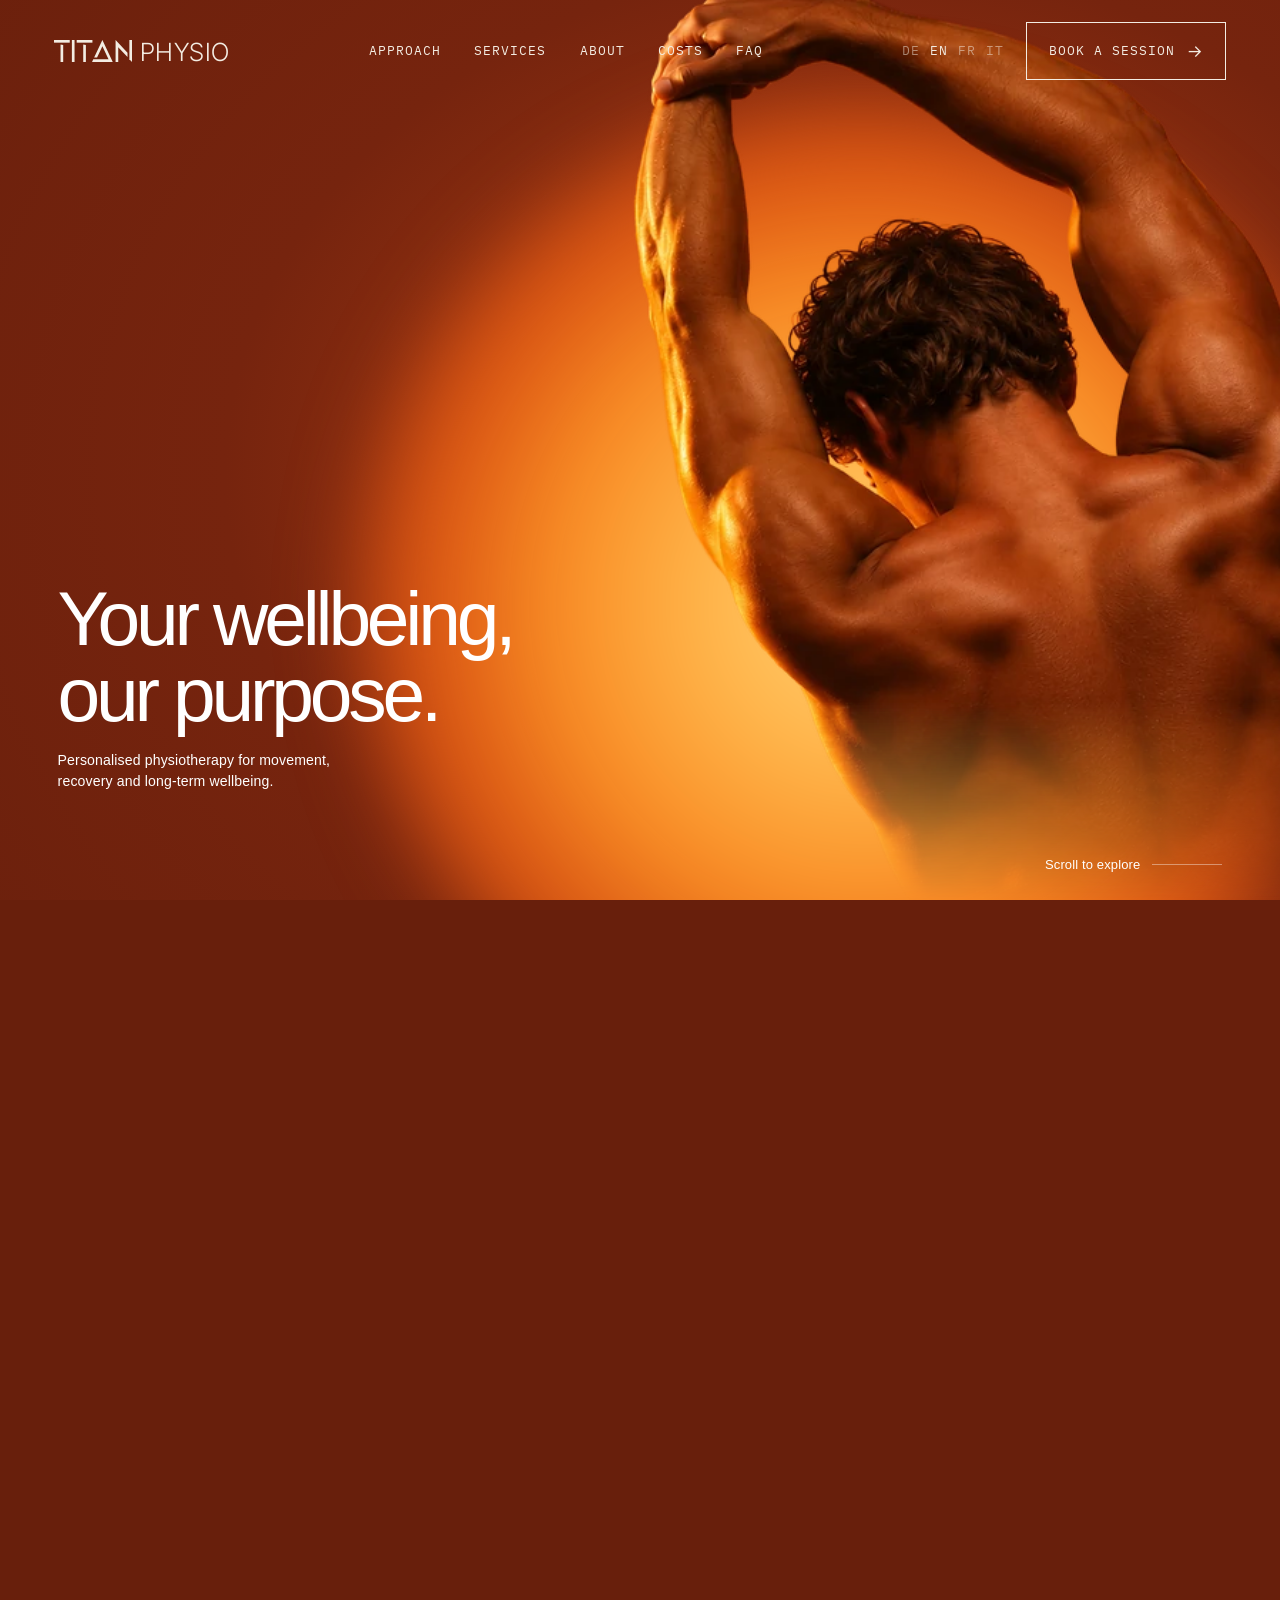
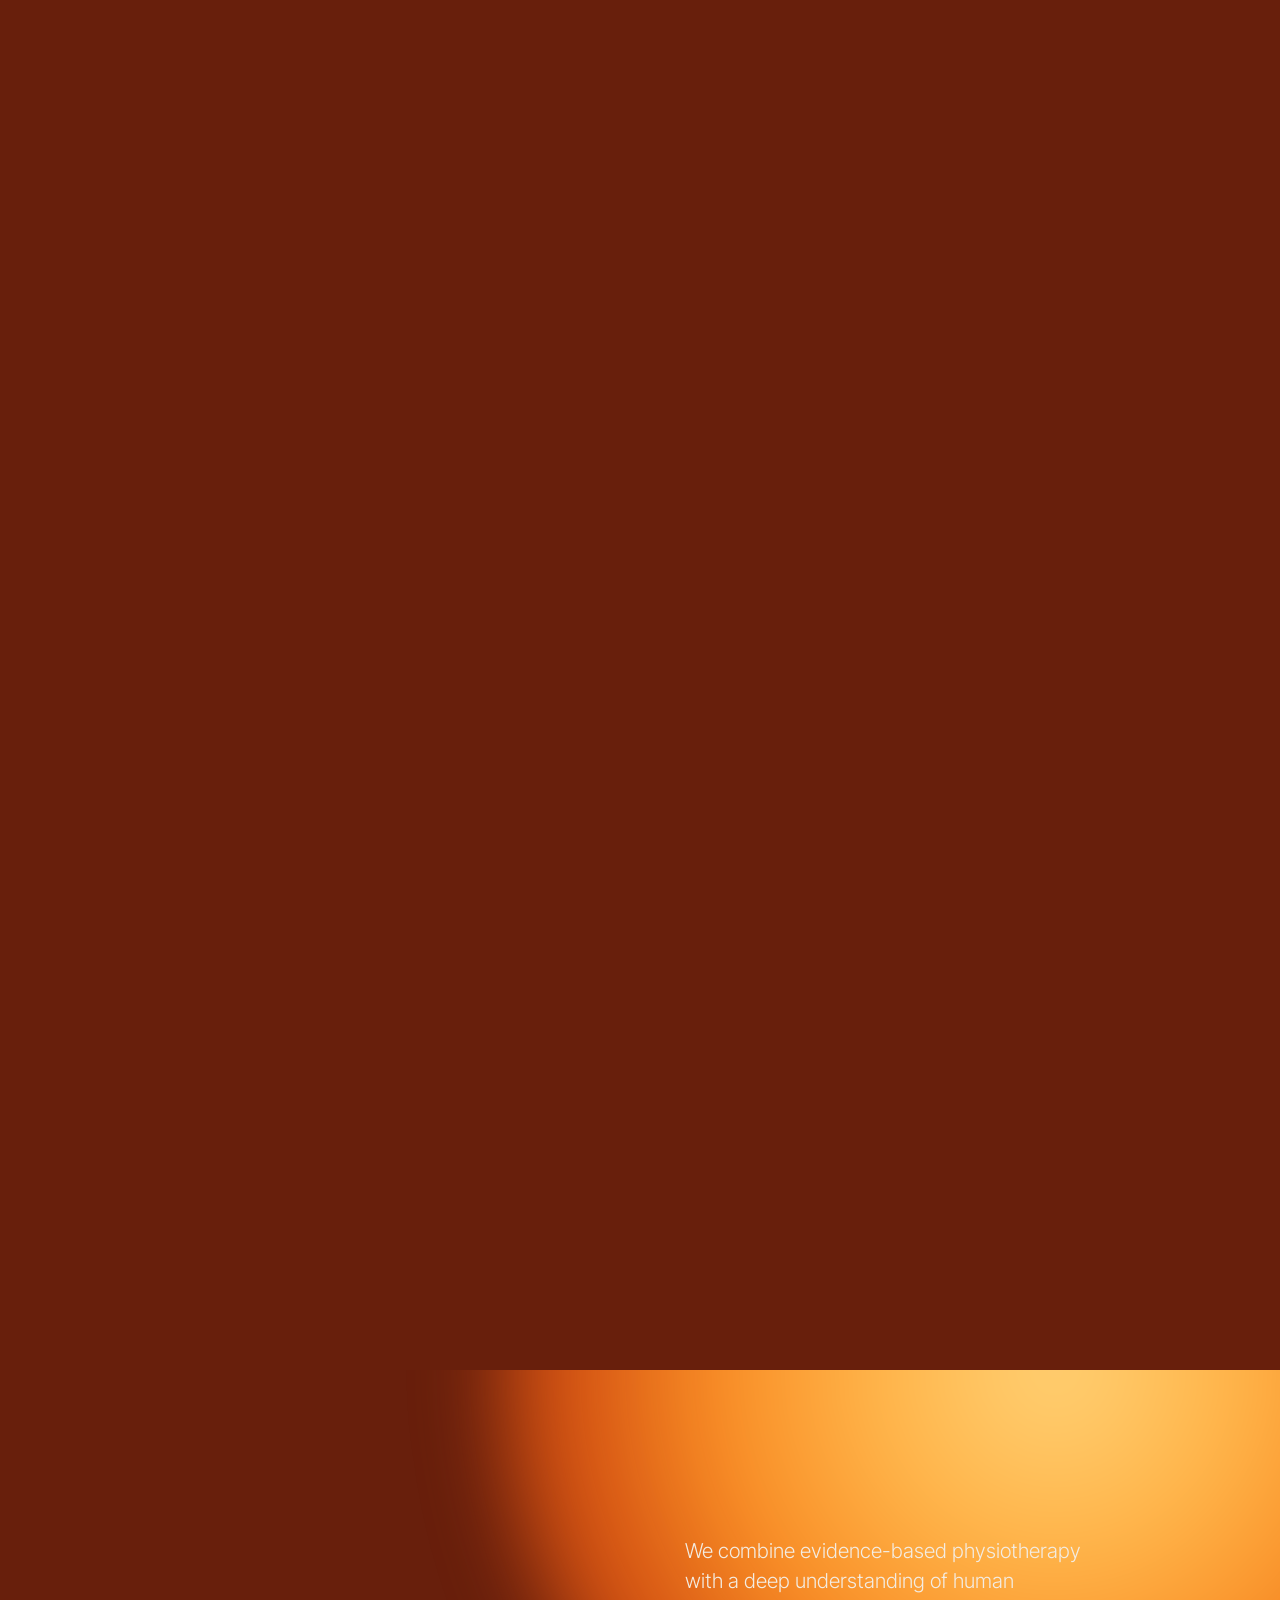
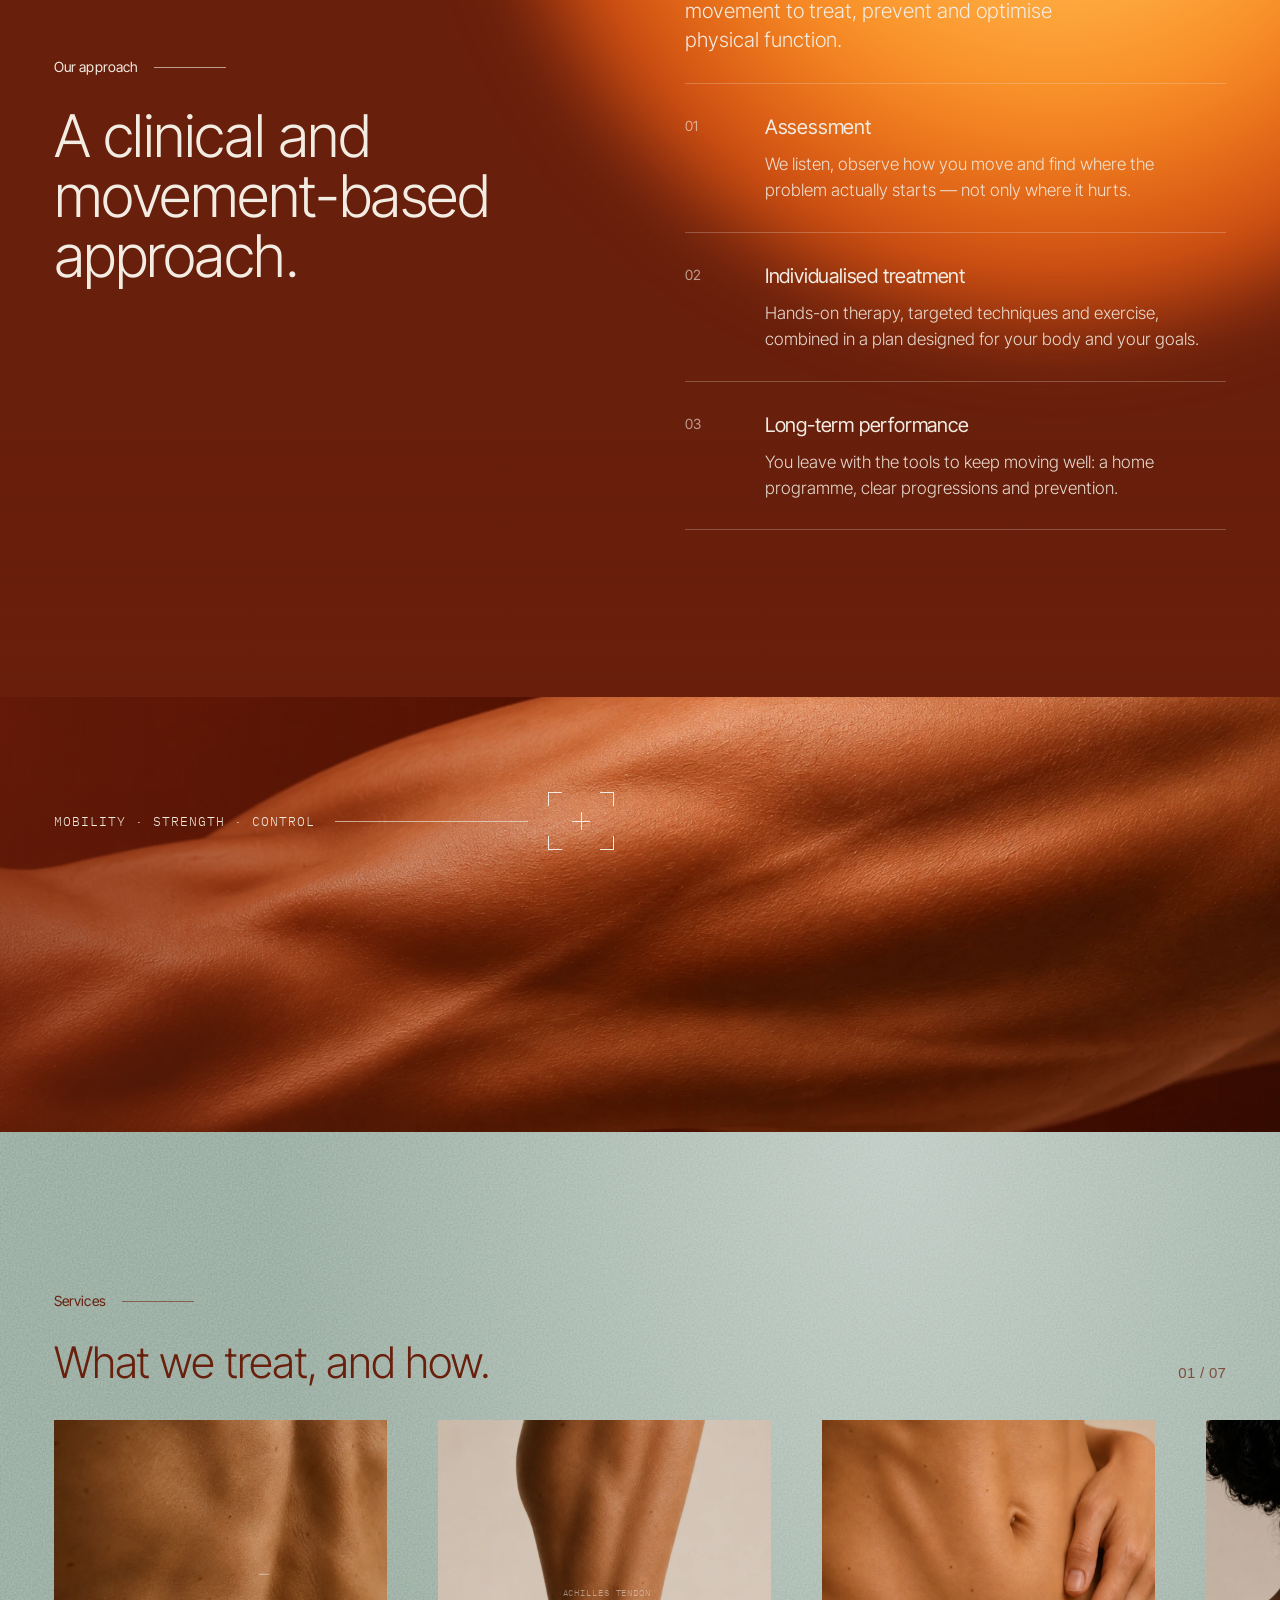
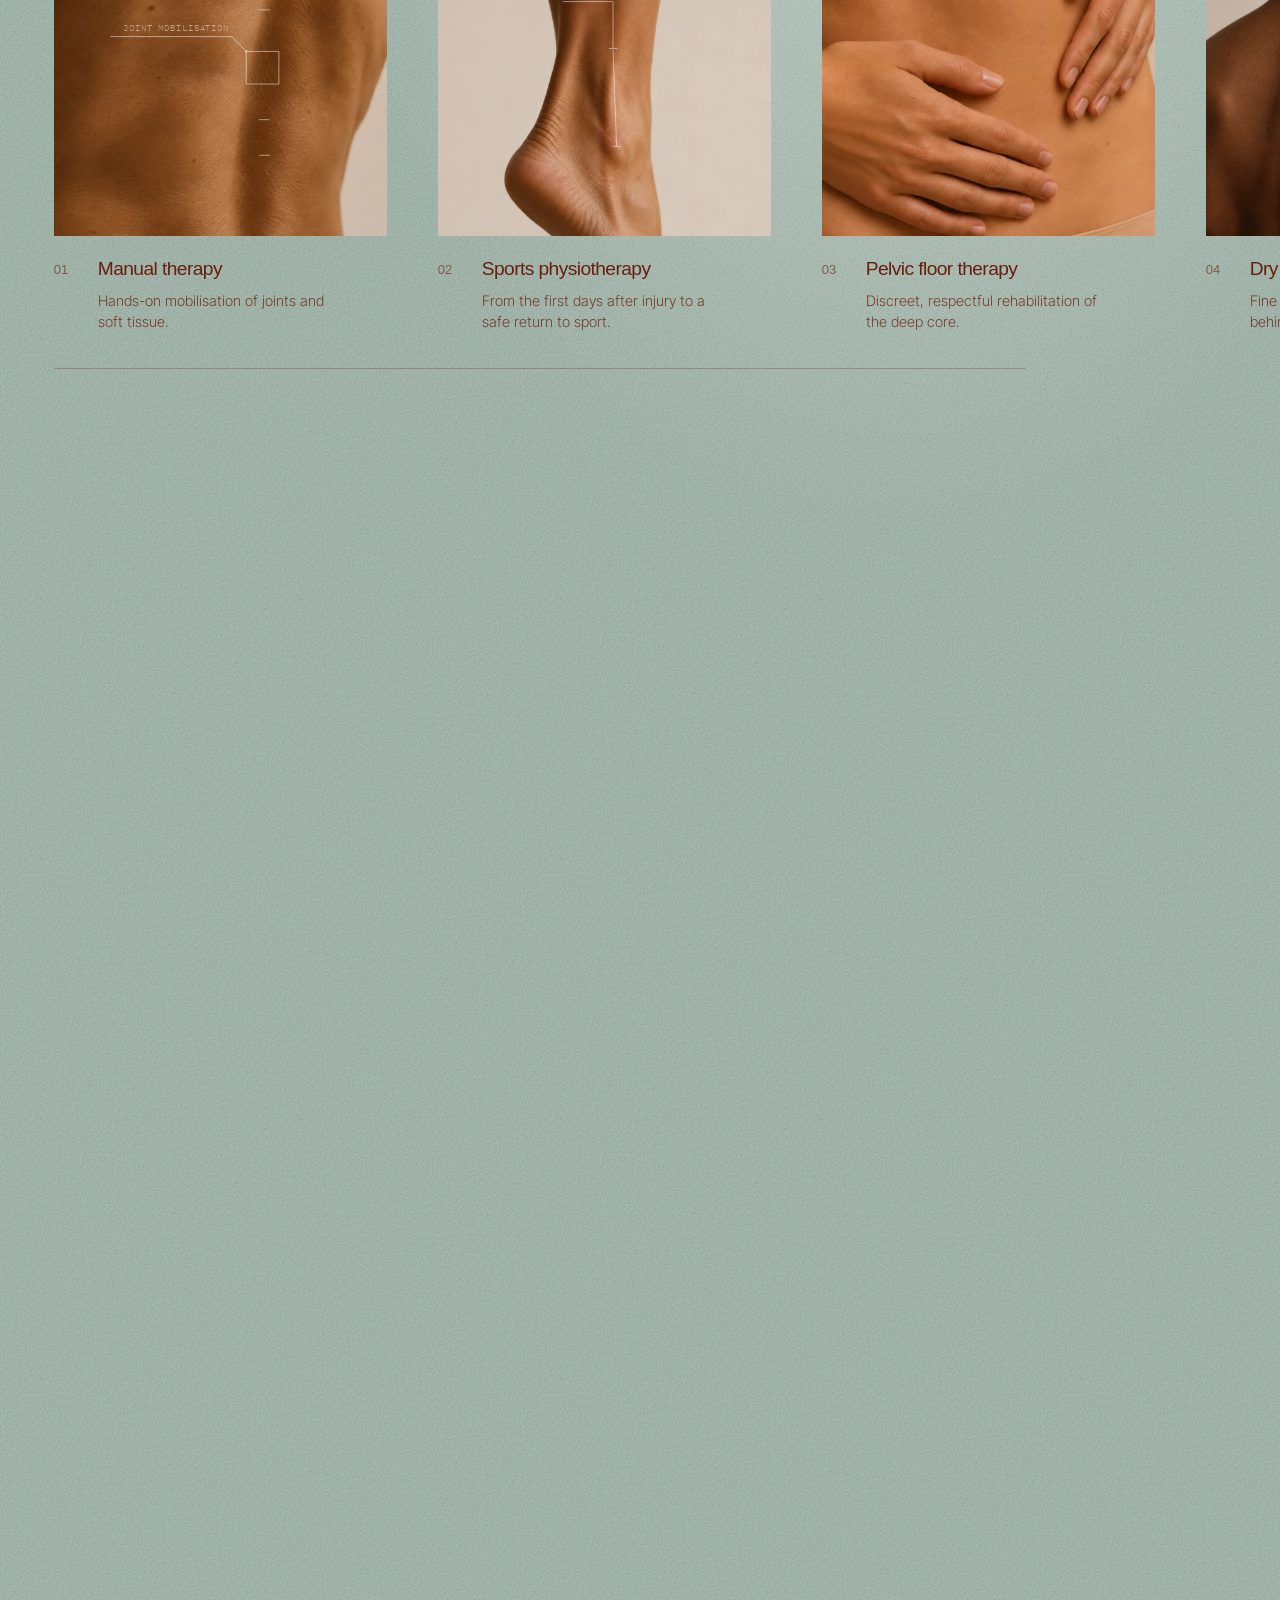
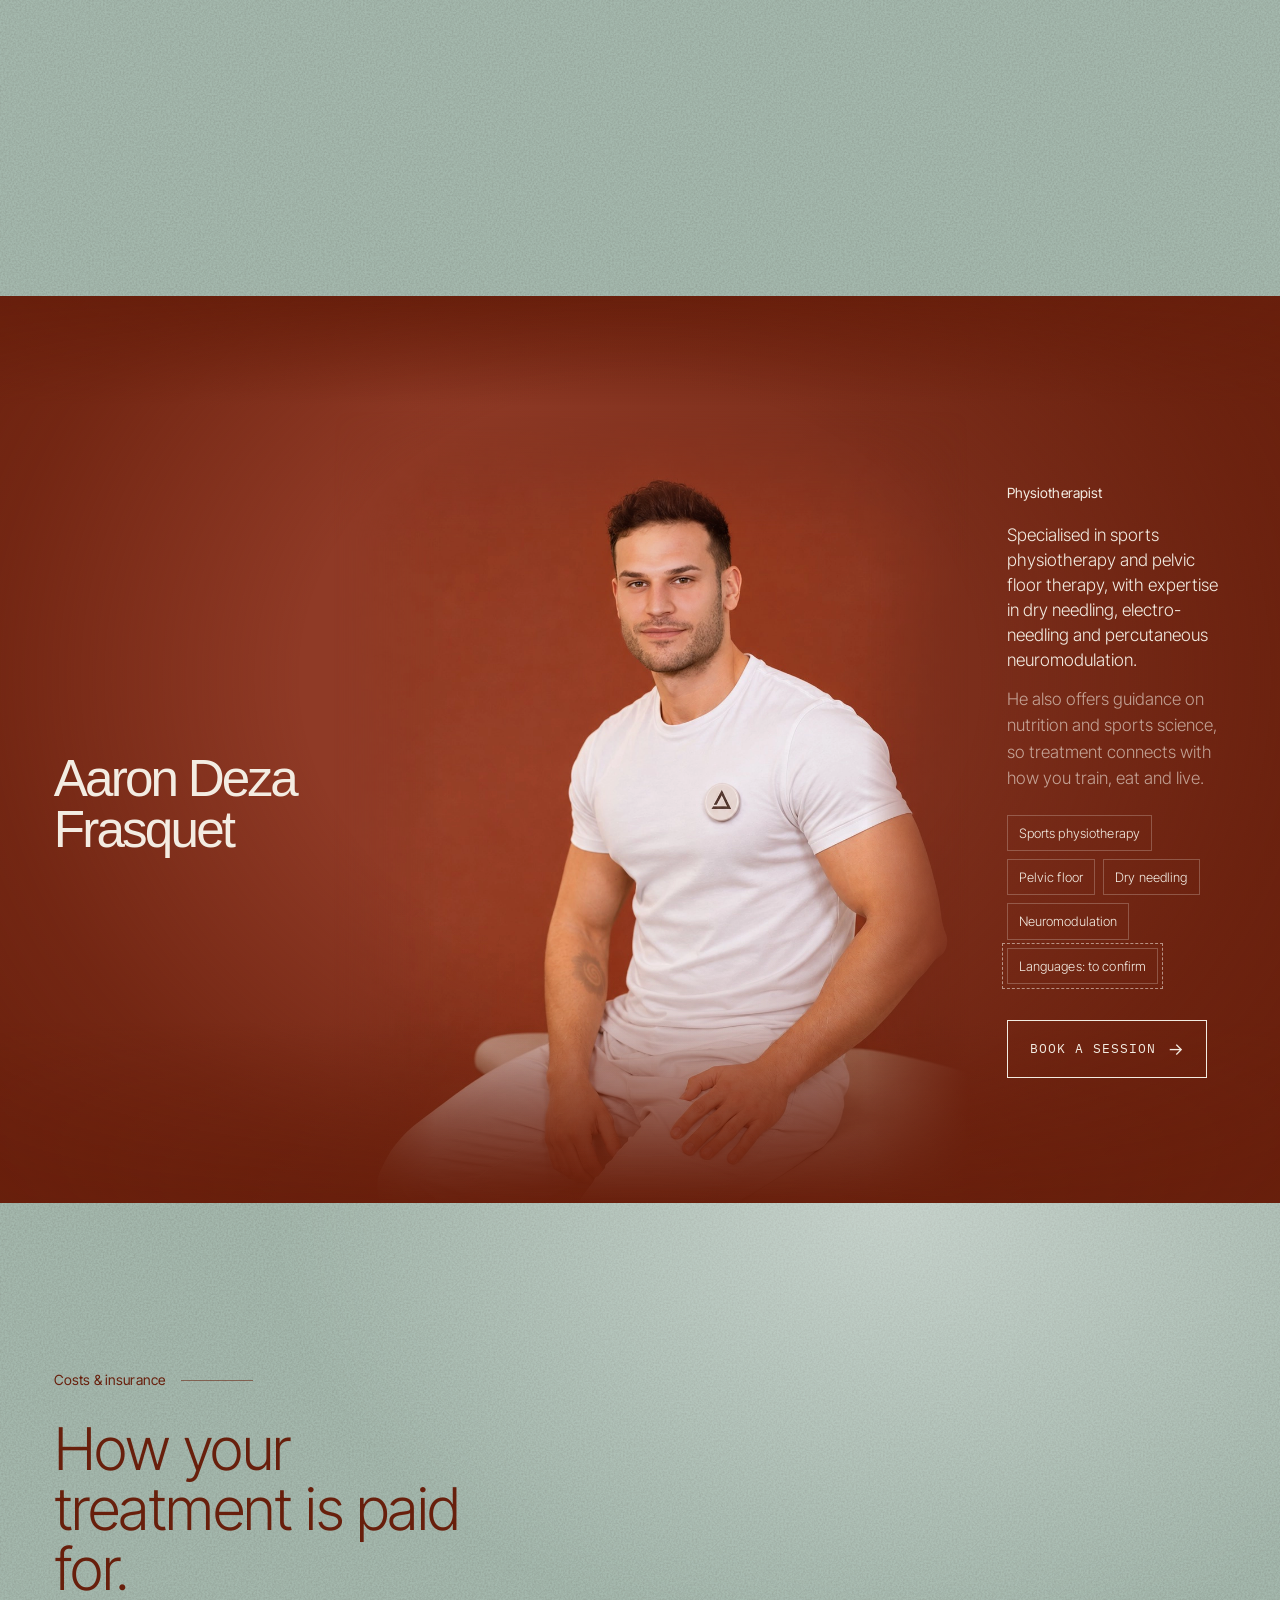
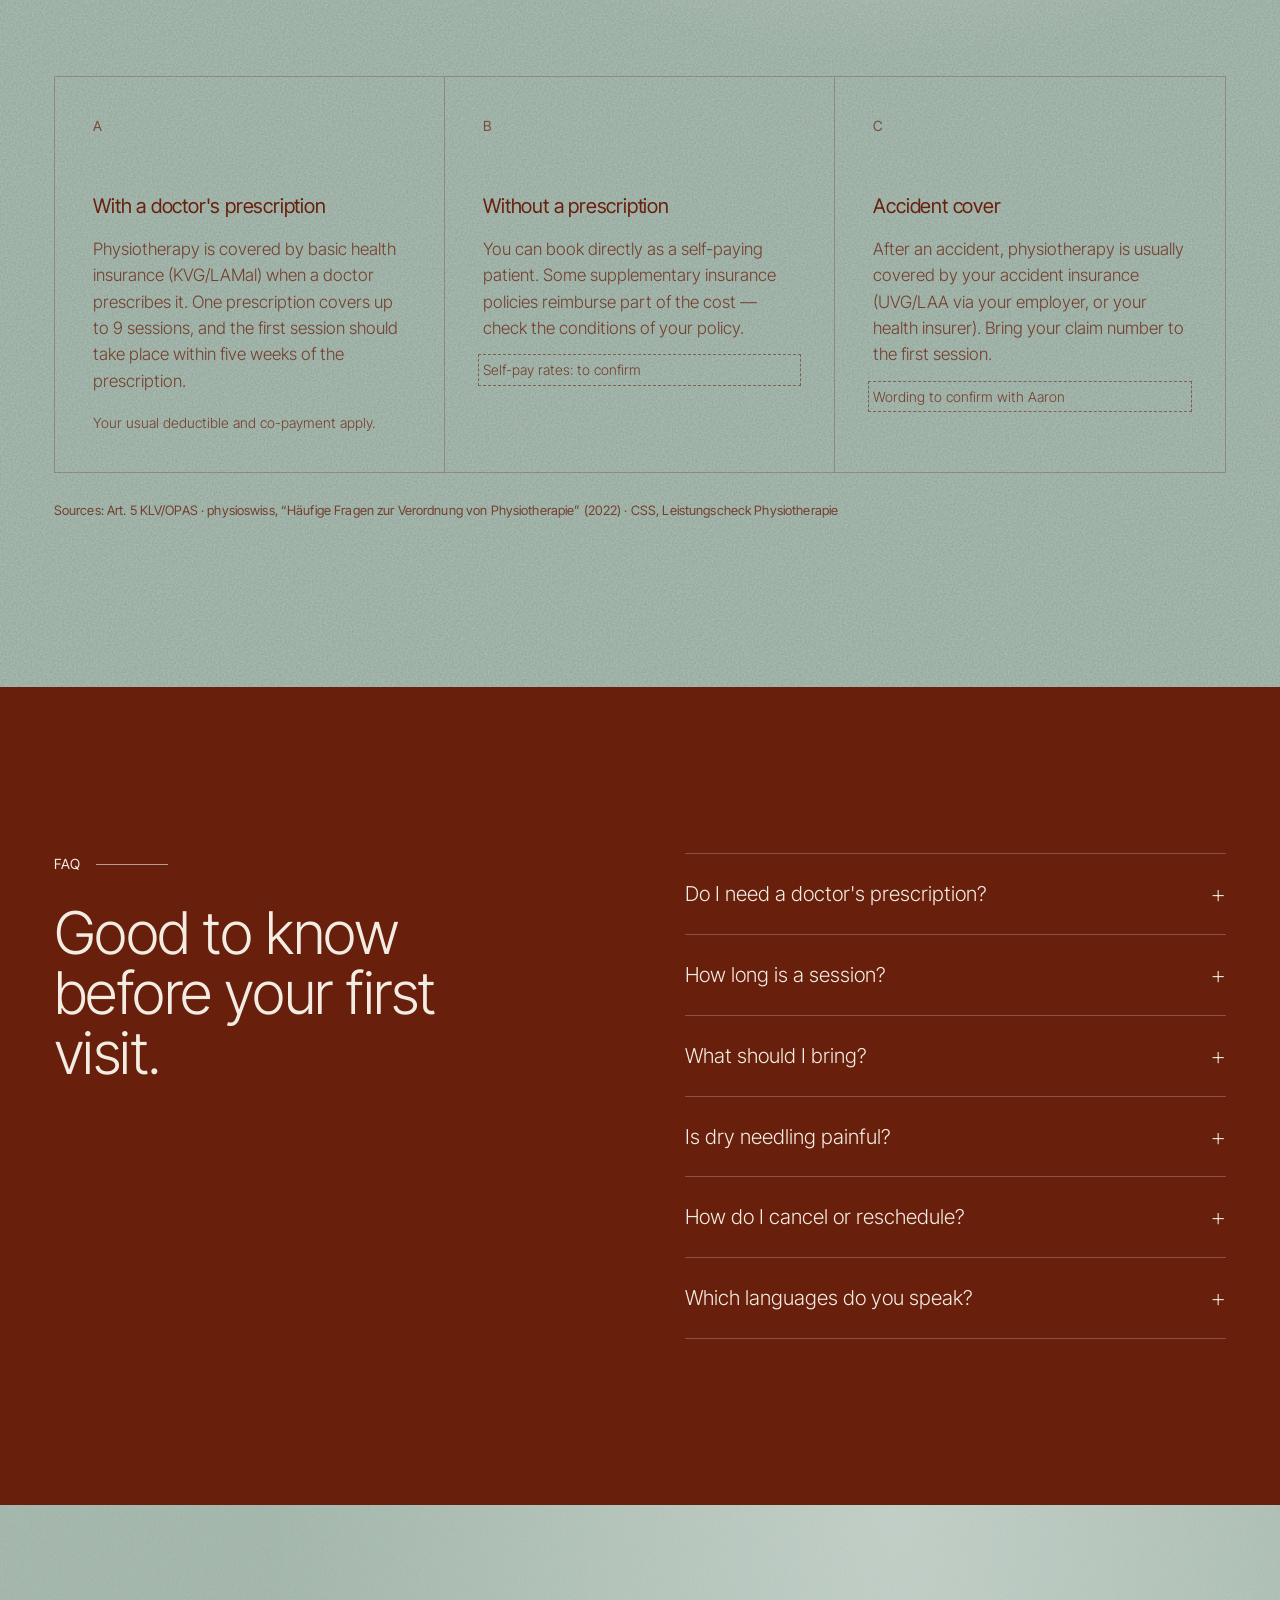
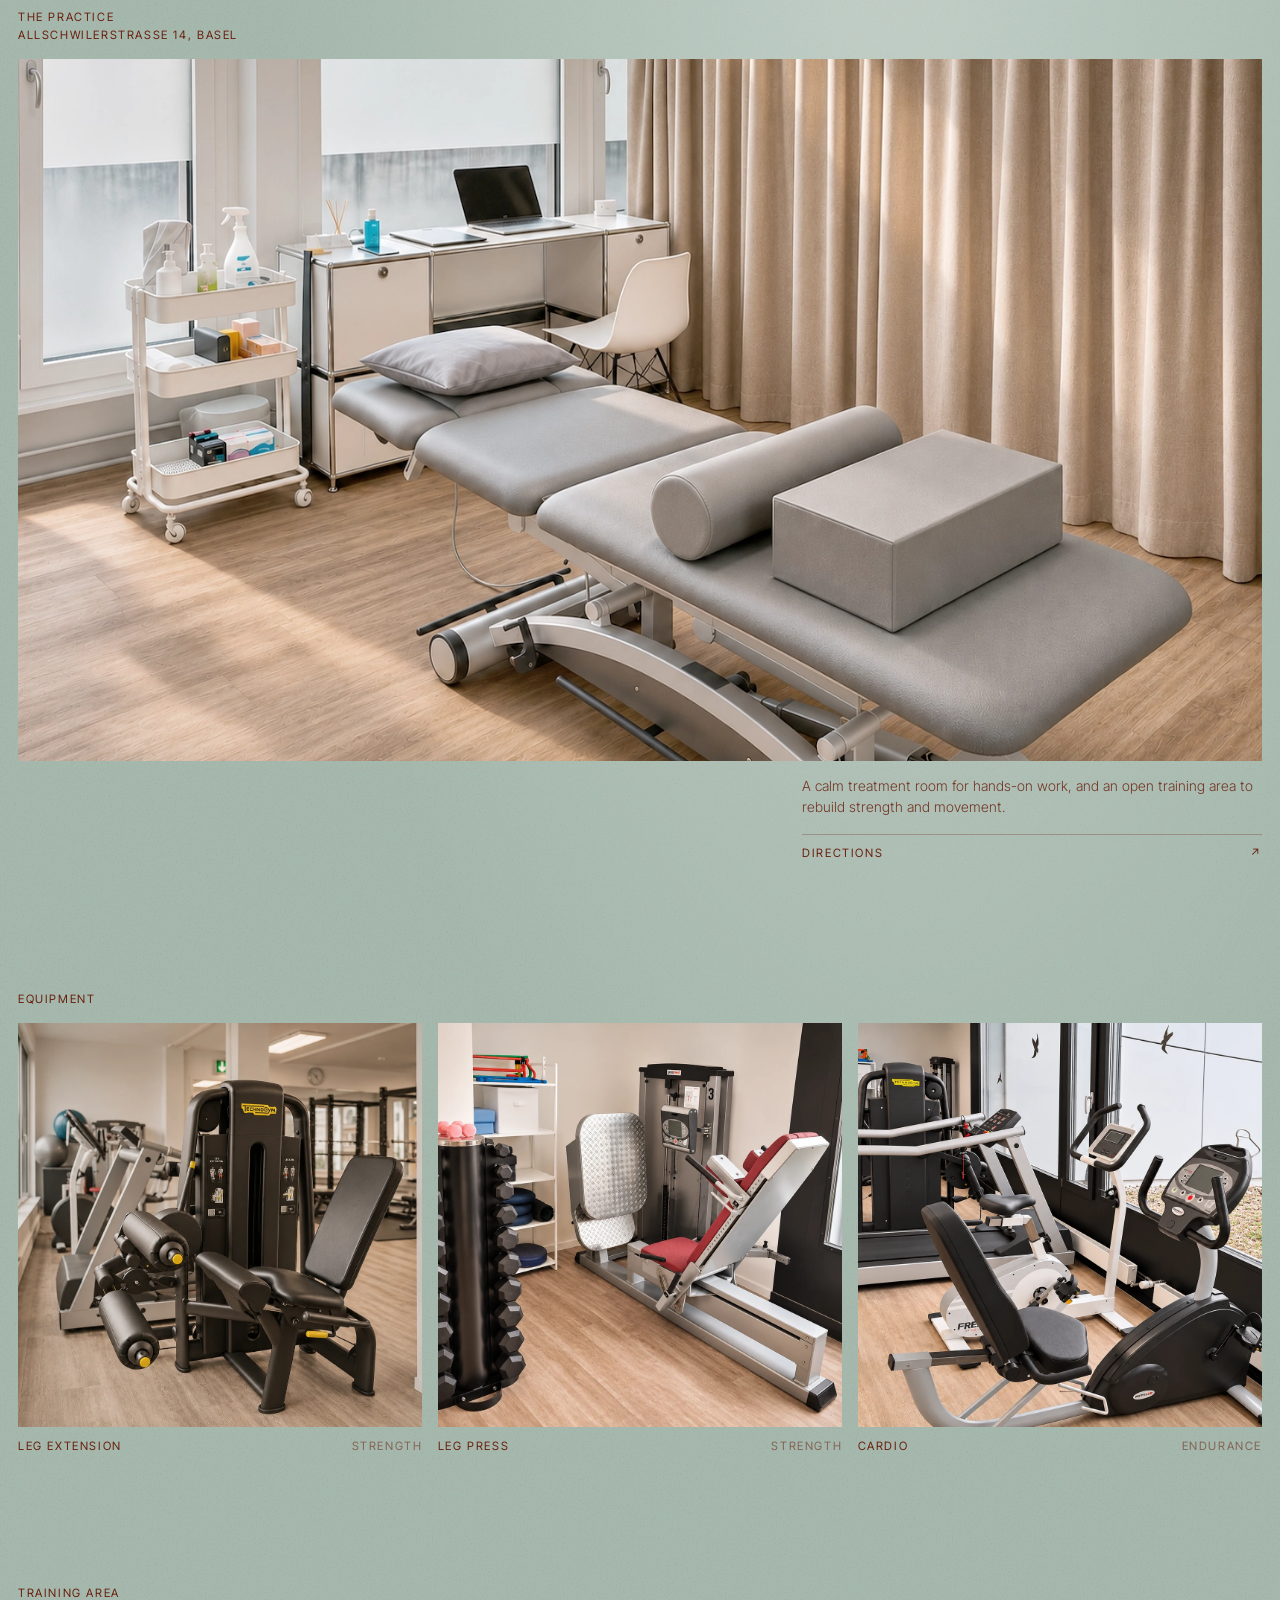
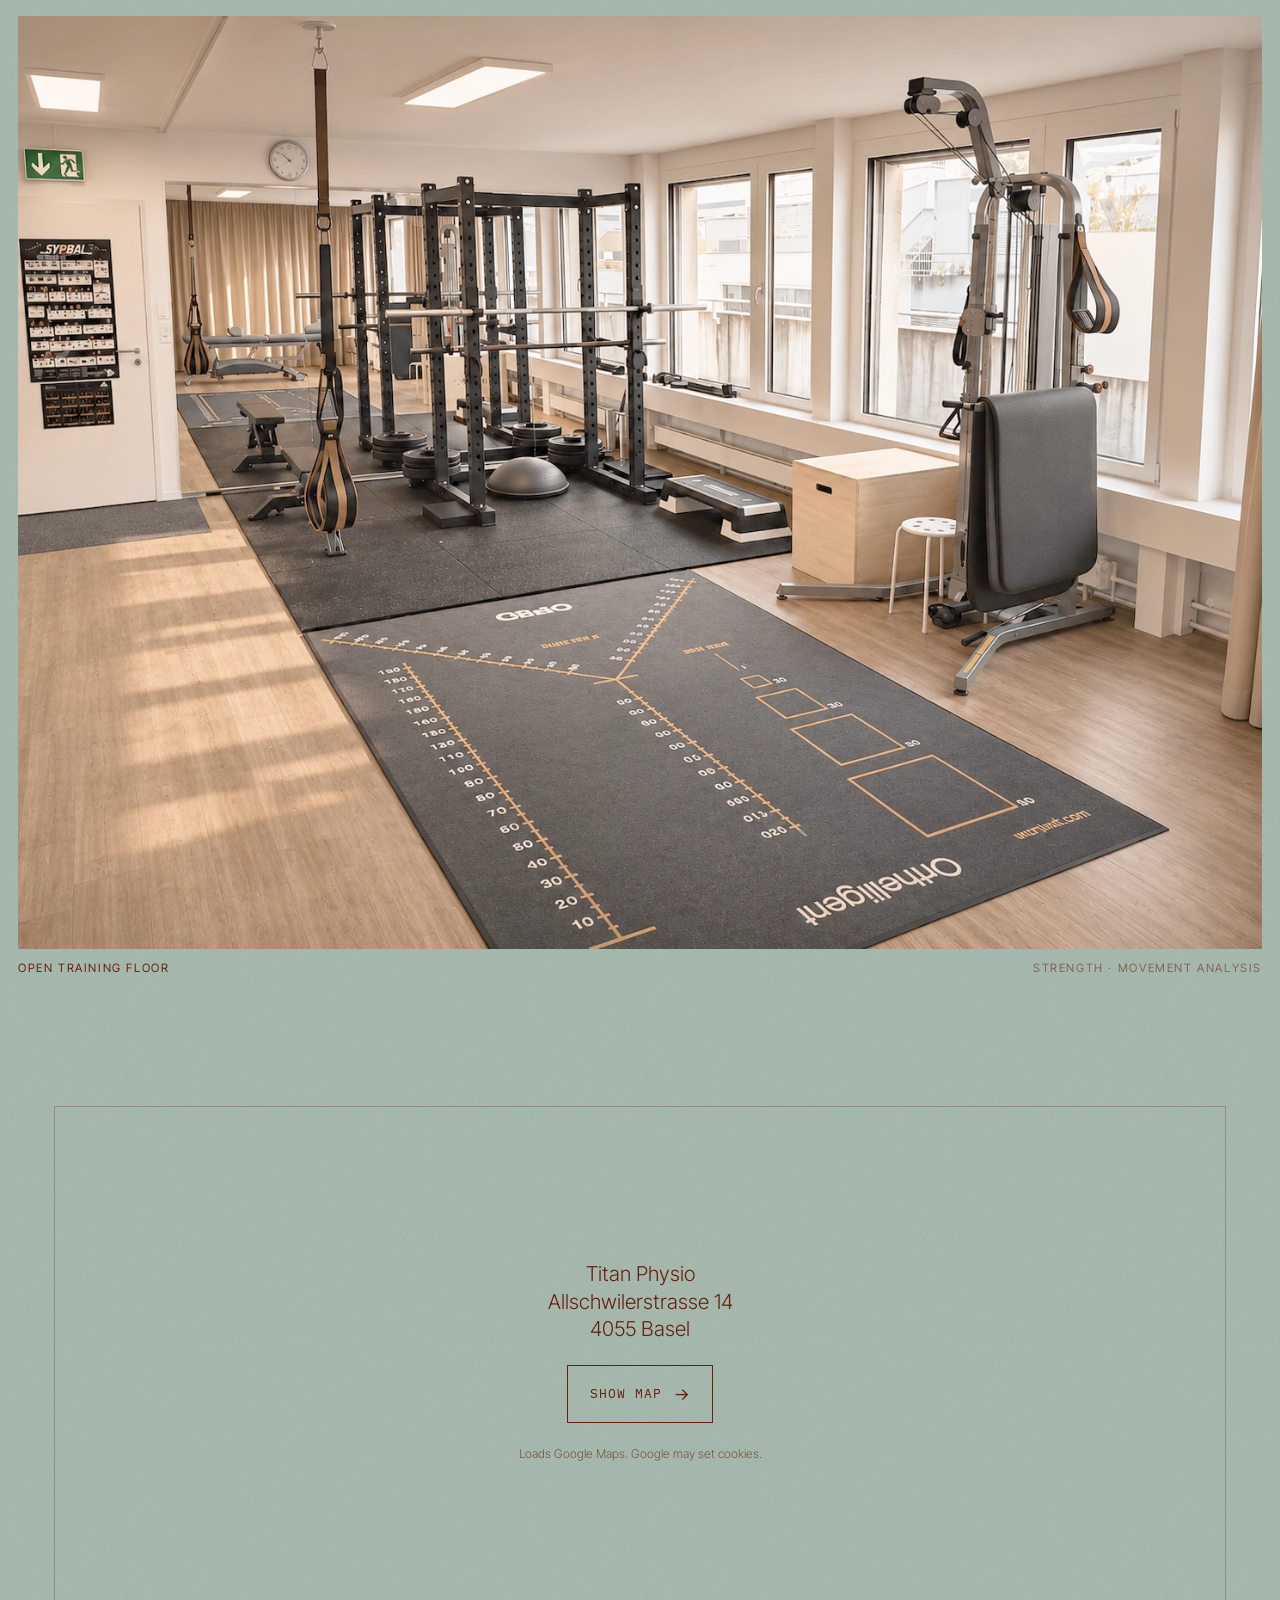
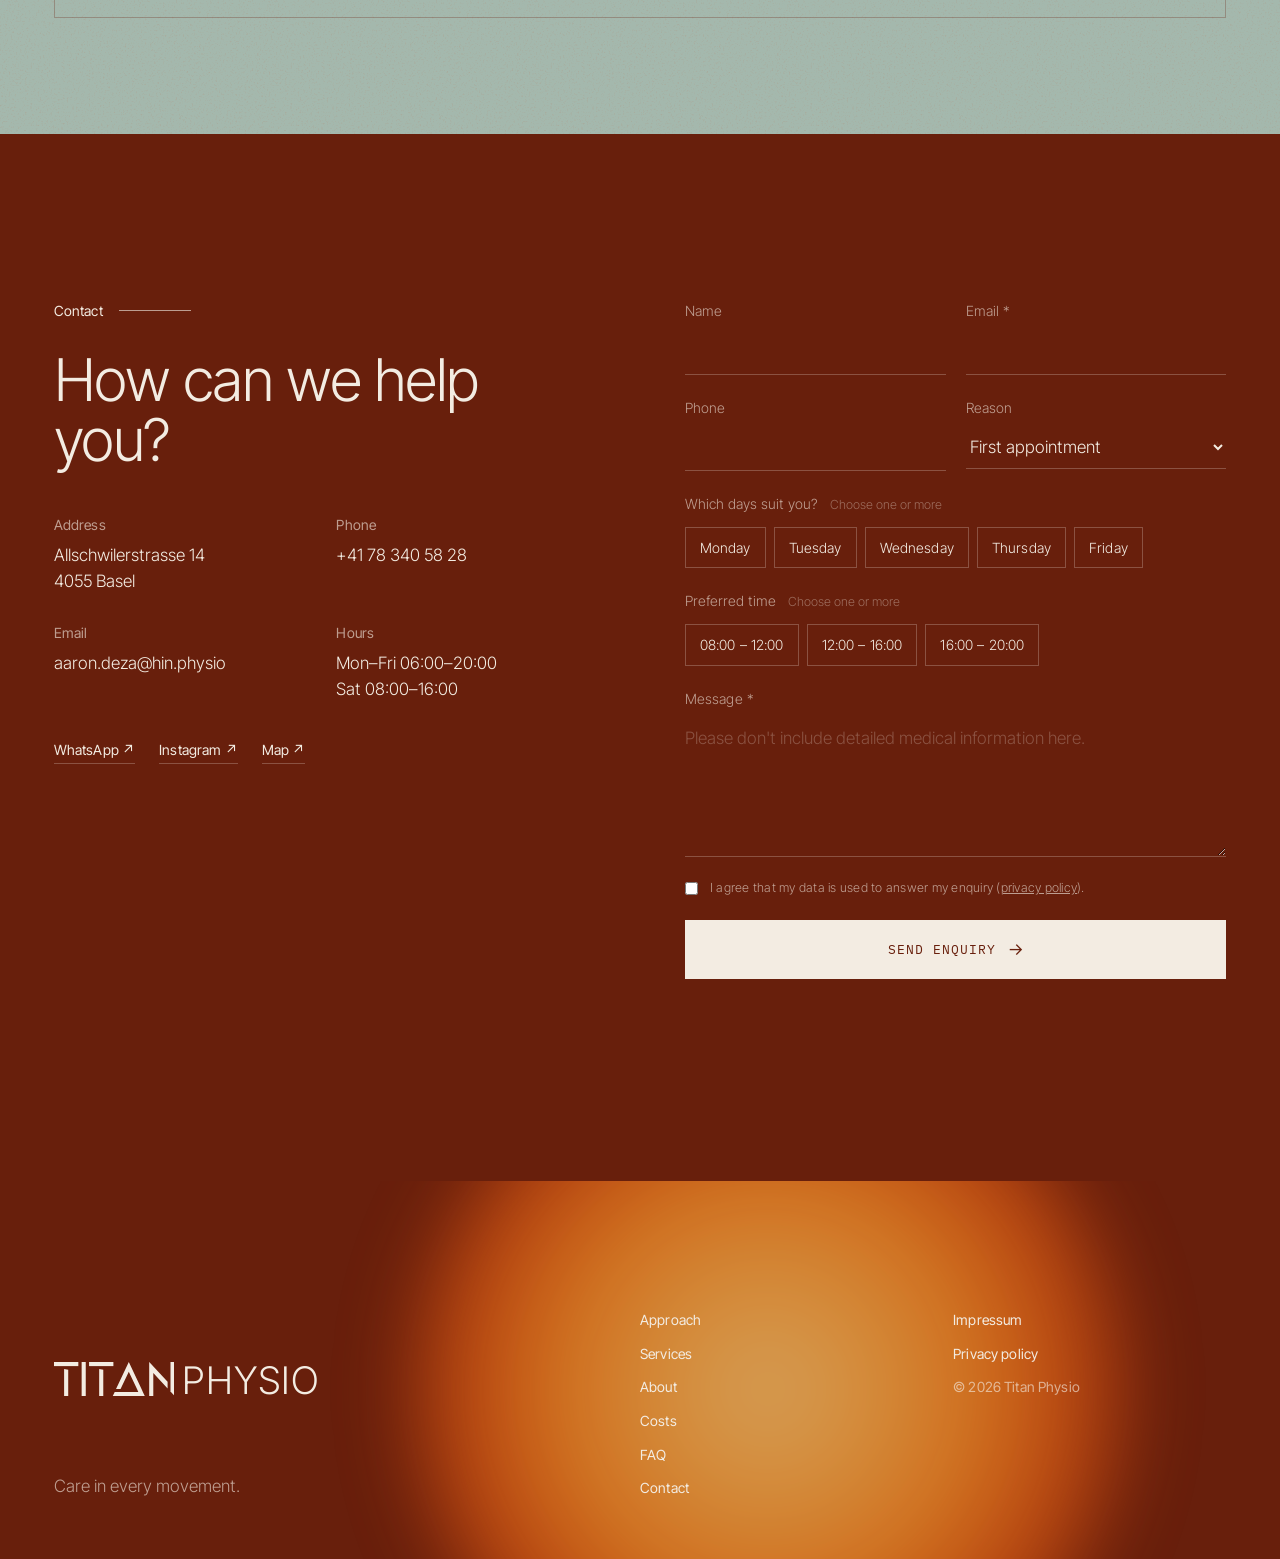
<file: index.html>
<!DOCTYPE html>
<html lang="en">
<head>
  <meta charset="utf-8">
  <meta name="viewport" content="width=device-width, initial-scale=1">
  <title>Titan Physio — Physiotherapy in Basel</title>
  <meta name="description" content="Personalised physiotherapy in Basel: manual therapy, sports physiotherapy, pelvic floor rehabilitation, dry needling and percutaneous neuromodulation. Aaron Deza Frasquet.">
  <link rel="icon" href="assets/logo/favicon-32.png" sizes="32x32" type="image/png">
  <link rel="icon" href="assets/logo/favicon.svg" type="image/svg+xml">
  <link rel="apple-touch-icon" href="assets/logo/apple-touch-icon.png">
  <link rel="alternate" hreflang="de-CH" href="https://titanphysio.ch/">
  <link rel="alternate" hreflang="en" href="https://titanphysio.ch/en/">
  <link rel="alternate" hreflang="fr" href="https://titanphysio.ch/fr/">
  <link rel="alternate" hreflang="it" href="https://titanphysio.ch/it/">
  <link rel="preconnect" href="https://fonts.googleapis.com">
  <link rel="preconnect" href="https://fonts.gstatic.com" crossorigin>
  <link href="https://fonts.googleapis.com/css2?family=Inter+Tight:wght@300;400;500&family=IBM+Plex+Mono:wght@400;500&display=swap" rel="stylesheet">
  <link rel="stylesheet" href="css/style.css?v=36">
  <link rel="stylesheet" href="css/hero.css?v=36">
  <link rel="preload" as="image" type="image/webp" imagesrcset="assets/img/hero-body-1280.webp 1280w, assets/img/hero-body.webp 3840w" imagesizes="(max-width:700px) 160vw, 100vw">
  <!-- Social sharing preview -->
  <meta property="og:type" content="website">
  <meta property="og:site_name" content="Titan Physio">
  <meta property="og:title" content="Titan Physio — Physiotherapy in Basel">
  <meta property="og:description" content="Personalised physiotherapy in Basel: manual therapy, sports physiotherapy, pelvic floor therapy, dry needling and percutaneous neuromodulation.">
  <meta property="og:image" content="https://titanphysio.ch/assets/img/aaron.jpg">
  <meta name="twitter:card" content="summary_large_image">
  <!-- Structured data for Google (business card in search / Maps) -->
  <script type="application/ld+json">
  {
    "@context": "https://schema.org",
    "@type": "Physiotherapy",
    "name": "Titan Physio",
    "url": "https://titanphysio.ch/",
    "image": "https://titanphysio.ch/assets/img/aaron.jpg",
    "telephone": "+41 78 340 58 28",
    "email": "aaron.deza@hin.physio",
    "address": {
      "@type": "PostalAddress",
      "streetAddress": "Allschwilerstrasse 14",
      "postalCode": "4055",
      "addressLocality": "Basel",
      "addressCountry": "CH"
    },
    "openingHoursSpecification": [
      { "@type": "OpeningHoursSpecification", "dayOfWeek": ["Monday","Tuesday","Wednesday","Thursday","Friday"], "opens": "06:00", "closes": "20:00" },
      { "@type": "OpeningHoursSpecification", "dayOfWeek": "Saturday", "opens": "08:00", "closes": "16:00" }
    ],
    "employee": { "@type": "Person", "name": "Aaron Deza Frasquet", "jobTitle": "Physiotherapist" },
    "medicalSpecialty": "PhysicalTherapy"
  }
  </script>
</head>
<body>

<a class="skip" href="#main">Skip to content</a>

<!-- ============ HEADER ============ -->
<header class="site-header" id="header">
  <a class="brand" href="#top" aria-label="Titan Physio — home">
    <span class="brand__titan"><svg aria-hidden="true" viewBox="540.96 625.1 1402.25 395.29" fill="currentColor" xmlns="http://www.w3.org/2000/svg"><polygon points="1895.43 820.4 1895.43 625.1 1943.21 625.1 1943.21 1020.39 1895.43 969.04 1895.43 820.4"/><polygon points="1861.66 854.63 1861.66 932.75 1695.44 754.12 1695.44 1020.39 1647.66 1020.39 1647.66 625.1 1648.08 625.1 1861.66 854.63"/><polygon points="1066.14 706.76 1113.92 716 1113.92 1020.39 1066.14 1020.39 1066.14 706.76"/><rect x="948.62" y="625.1" width="282.82" height="47.78"/><rect x="862.31" y="625.1" width="47.78" height="395.29"/><polygon points="658.48 706.76 706.26 716 706.26 1020.39 658.48 1020.39 658.48 706.76"/><rect x="540.96" y="625.1" width="282.82" height="47.78"/><polygon points="1573.94 972.62 1558.78 940.37 1410.61 625.1 1262.04 940.37 1314.87 940.37 1410.56 737.31 1410.56 737.31 1505.99 940.37 1521.15 972.62 1464.42 972.62 1345.49 972.62 1299.67 972.62 1246.84 972.62 1224.33 1020.39 1596.39 1020.39 1573.94 972.62"/></svg></span><span class="brand__physio">PHYSIO</span>
  </a>
  <nav class="nav" aria-label="Main">
    <a href="#approach">Approach</a>
    <a href="#services">Services</a>
    <a href="#about">About</a>
    <a href="#costs">Costs</a>
    <a href="#faq">FAQ</a>
  </nav>
  <div class="header__right">
    <div class="lang" aria-label="Language">
      <a href="/" hreflang="de">DE</a><a href="/en/" hreflang="en" aria-current="true">EN</a><a href="/fr/" hreflang="fr">FR</a><a href="/it/" hreflang="it">IT</a>
    </div>
    <a class="btn btn--line" href="#contact">Book a session <span class="arrow" aria-hidden="true">→</span></a>
    <button class="burger" aria-label="Open menu" aria-expanded="false" aria-controls="mobile-menu"><span></span><span></span></button>
  </div>
</header>

<div class="mobile-menu" id="mobile-menu" hidden>
  <nav aria-label="Mobile">
    <a href="#approach">Approach</a><a href="#services">Services</a><a href="#about">About</a>
    <a href="#costs">Costs &amp; insurance</a><a href="#faq">FAQ</a><a href="#contact">Contact</a>
  </nav>
  <div class="lang"><a href="/">DE</a><a href="/en/" aria-current="true">EN</a><a href="/fr/">FR</a><a href="/it/">IT</a></div>
</div>

<main id="main">

<!-- ============ HERO (v0.3 — layered scroll scene) ============ -->
<section class="hero-stage" id="top" data-index="01">
  <div class="hero" id="hero">
    <div class="hero__halo" aria-hidden="true"></div>
    <div class="hero__figure-wrap">
      <picture>
        <source type="image/webp" srcset="assets/img/hero-body-1280.webp 1280w, assets/img/hero-body.webp 3840w" sizes="(max-width:700px) 160vw, 100vw">
        <img class="hero__figure" src="assets/img/hero-body.png" width="2048" height="1152" alt="Athlete stretching with arms overhead" fetchpriority="high" decoding="async">
      </picture>
      <!-- Same body lit from the right: cross-fades in while scrolling (opacity driven by js/hero.js) -->
      <picture>
        <source type="image/webp" srcset="assets/img/hero-body-right-1280.webp 1280w, assets/img/hero-body-right.webp 3840w" sizes="(max-width:700px) 160vw, 100vw">
        <img class="hero__figure hero__figure--right" src="assets/img/hero-body-right.png" width="2048" height="1152" alt="" aria-hidden="true" decoding="async" fetchpriority="low">
      </picture>
    </div>
    <!-- Annotations: own layer (outside the blended photo group), moves exactly like the body -->
    <div class="hero__cv-wrap">
        <div class="hero__cv" aria-hidden="true"><svg viewBox="0 0 2048 1152" preserveAspectRatio="xMidYMin slice">
            <rect class="bounds" width="2048" height="1152"/><!-- invisible: keeps Chrome from clipping the labels -->
            <!-- Shoulder: flexion (anchor on the right shoulder, label inside the upper arm) -->
            <g><circle class="anchor" cx="1735" cy="560" r="3"/><path d="M1735 560 L1758 462 L1590 462"/><text x="1640" y="450">SHOULDER FLEXION</text></g>
            <!-- Scapula: box with the label coming out of its corner (v0.3 style) -->
            <g><rect x="1590" y="650" width="112" height="112"/><circle class="anchor" cx="1590" cy="650" r="3"/><path d="M1590 650 L1555 615 L1360 615"/><text x="1376" y="603">SCAPULAR UPWARD ROTATION</text></g>
            <!-- Thoracic spine: extension that allows the overhead reach -->
            <g><path d="M1490 745 L1510 745 M1488 795 L1512 795 M1486 845 L1514 845"/><path d="M1488 795 L1452 822 L1300 822"/><text x="1319" y="812">THORACIC EXTENSION</text></g>
            <!-- Small reference points: wrists, elbow -->
            <g><rect x="1181" y="90" width="9" height="9"/><rect x="1051" y="210" width="9" height="9"/></g>
          </svg></div>
    </div>
    <div class="hero__headline">
      <h1>Your wellbeing,<br>our purpose.</h1>
      <p>Personalised physiotherapy for movement,<br>recovery and long-term wellbeing.</p>
      <!-- Appears below the paragraph while the headline rises (desktop/tablet) -->
      <!-- Appear one after the other below the paragraph, once the headline has stopped rising -->
      <div class="hero__aaron">
        <div class="hero__item" data-step="1">
          <p class="hero__aaron-name">Aaron Deza, physiotherapist</p>
          <a class="hero__aaron-link" href="#about">Meet Aaron →</a>
        </div>
        <div class="hero__item" data-step="2">
          <p class="hero__aaron-name">The practice, Basel</p>
          <a class="hero__aaron-link" href="#practice">See the practice →</a>
          <a class="hero__aaron-link" href="https://www.google.com/maps/search/?api=1&amp;query=Allschwilerstrasse+14+4055+Basel" target="_blank" rel="noopener">Directions ↗</a>
        </div>
      </div>
    </div>
    <div class="hero__bottom" aria-hidden="true">
      <div class="hero__meter-wrap">Scroll to explore <span class="hero__meter"><i></i></span></div>
    </div>
    <div class="hero__fade" aria-hidden="true"></div>
  </div>
</section>

<!-- ============ APPROACH ============ -->
<section class="approach section" id="approach" data-index="02">
  <div class="approach__light" aria-hidden="true"></div><!-- continues the hero light, moves down with the scroll (js/main.js) -->
  <div class="wrap grid-2">
    <div class="sticky-col">
      <p class="eyebrow reveal">Our approach</p>
      <h2 class="h2 reveal">A clinical and movement-based approach.</h2>
    </div>
    <div>
      <p class="lead reveal">We combine evidence-based physiotherapy with a deep understanding of human movement to treat, prevent and optimise physical function.</p>
      <ol class="steps">
        <li class="step reveal">
          <span class="mono step__n">01</span>
          <div><h3>Assessment</h3><p>We listen, observe how you move and find where the problem actually starts — not only where it hurts.</p></div>
        </li>
        <li class="step reveal">
          <span class="mono step__n">02</span>
          <div><h3>Individualised treatment</h3><p>Hands-on therapy, targeted techniques and exercise, combined in a plan designed for your body and your goals.</p></div>
        </li>
        <li class="step reveal">
          <span class="mono step__n">03</span>
          <div><h3>Long-term performance</h3><p>You leave with the tools to keep moving well: a home programme, clear progressions and prevention.</p></div>
        </li>
      </ol>
    </div>
  </div>
</section>

<!-- ============ IMAGE BAND ============ -->
<section class="band" aria-hidden="true">
  <picture>
    <source type="image/webp" srcset="assets/img/band-thigh.webp">
    <img src="assets/img/band-thigh.jpg" width="2172" height="724" alt="" class="band__img parallax" loading="lazy" decoding="async">
  </picture>
  <div class="band__hud">
    <span class="hud-label">Mobility · Strength · Control</span>
    <span class="band__line"></span>
    <div class="target"><i class="corner tl"></i><i class="corner tr"></i><i class="corner bl"></i><i class="corner br"></i><i class="cross"></i></div>
  </div>
</section>

<!-- ============ SERVICES (horizontal atlas) ============ -->
<section class="atlas sage" id="services" data-index="03">
  <div class="atlas__sticky">
    <header class="atlas__head wrap">
      <div>
        <p class="eyebrow">Services</p>
        <h2 class="h2">What we treat, and how.</h2>
      </div>
      <p class="atlas__count"><span id="atlas-i">01</span> / 07</p>
    </header>
    <div class="atlas__viewport">
      <ol class="atlas__track">
        <li class="atlas__card">
          <figure class="atlas__media"><img src="assets/img/treat-manual-therapy.webp" width="1122" height="1402" alt="Close-up of the mid back and spine" loading="lazy" decoding="async"><svg class="atlas__cv" viewBox="0 0 1122 1402" preserveAspectRatio="xMidYMid slice" aria-hidden="true"><rect x="648" y="780" width="110" height="110"/><circle class="dot" cx="648" cy="780" r="5"/><path d="M690 520 h36 M688 640 h40 M690 1010 h36 M692 1130 h36"/><path d="M648 780 L600 730 L190 730"/><text x="590" y="712" text-anchor="end">JOINT MOBILISATION</text></svg></figure>
          <div class="atlas__text"><span class="atlas__n">01</span><h3>Manual therapy</h3><p>Hands-on mobilisation of joints and soft tissue.</p></div>
        </li>
        <li class="atlas__card">
          <figure class="atlas__media"><img src="assets/img/treat-sports-physiotherapy.webp" width="1122" height="1402" alt="Calf and Achilles tendon on tiptoe" loading="lazy" decoding="async"><svg class="atlas__cv" viewBox="0 0 1122 1402" preserveAspectRatio="xMidYMid slice" aria-hidden="true"><path d="M590 770 L602 1100"/><path d="M576 770 h28 M588 1100 h28"/><path d="M590 770 L590 612 L420 612"/><text x="420" y="594">ACHILLES TENDON</text></svg></figure>
          <div class="atlas__text"><span class="atlas__n">02</span><h3>Sports physiotherapy</h3><p>From the first days after injury to a safe return to sport.</p></div>
        </li>
        <li class="atlas__card">
          <figure class="atlas__media"><img src="assets/img/treat-pelvic-floor.webp" width="1122" height="1402" alt="Hands resting on the lower abdomen" loading="lazy" decoding="async"><svg class="atlas__cv" viewBox="0 0 1122 1402" preserveAspectRatio="xMidYMid slice" aria-hidden="true"><ellipse class="dash" cx="540" cy="1180" rx="360" ry="88"/><circle class="dot" cx="180" cy="1180" r="5"/><path d="M180 1180 L180 658 L470 658"/><text x="180" y="640">PELVIC FLOOR</text></svg></figure>
          <div class="atlas__text"><span class="atlas__n">03</span><h3>Pelvic floor therapy</h3><p>Discreet, respectful rehabilitation of the deep core.</p></div>
        </li>
        <li class="atlas__card">
          <figure class="atlas__media"><img src="assets/img/treat-dry-needling.webp" width="1122" height="1402" alt="Neck and upper trapezius" loading="lazy" decoding="async"><svg class="atlas__cv" viewBox="0 0 1122 1402" preserveAspectRatio="xMidYMid slice" aria-hidden="true"><path d="M827 817 l26 26 M853 817 l-26 26"/><circle cx="840" cy="830" r="30"/><circle class="dot" cx="755" cy="800" r="5"/><circle class="dot" cx="925" cy="862" r="5"/><path class="dash" d="M755 800 L925 862"/><path d="M840 860 L840 990 L540 990"/><text x="830" y="972" text-anchor="end">TRIGGER POINT</text></svg></figure>
          <div class="atlas__text"><span class="atlas__n">04</span><h3>Dry needling &amp; electro-needling</h3><p>Fine needles release the knots behind muscle pain.</p></div>
        </li>
        <li class="atlas__card">
          <figure class="atlas__media"><img src="assets/img/treat-neuromodulation.webp" width="1122" height="1402" alt="Forearm and elbow" loading="lazy" decoding="async"><svg class="atlas__cv" viewBox="0 0 1122 1402" preserveAspectRatio="xMidYMid slice" aria-hidden="true"><path class="dash" d="M560 640 C 590 850, 620 1060, 640 1390"/><circle cx="598" cy="900" r="24"/><circle class="dot" cx="598" cy="900" r="5"/><path d="M598 900 L598 1010 L360 1010"/><text x="590" y="992" text-anchor="end">MEDIAN NERVE</text></svg></figure>
          <div class="atlas__text"><span class="atlas__n">05</span><h3>Percutaneous neuromodulation</h3><p>Ultrasound-guided stimulation of the nerve.</p></div>
        </li>
        <li class="atlas__card">
          <figure class="atlas__media"><img src="assets/img/treat-massage.webp" width="1122" height="1402" alt="Thigh and knee" loading="lazy" decoding="async"><svg class="atlas__cv" viewBox="0 0 1122 1402" preserveAspectRatio="xMidYMid slice" aria-hidden="true"><path class="dash" d="M700 1250 C 640 950, 560 650, 520 310"/><path d="M498 350 L520 306 L546 346"/><text x="610" y="560">EFFLEURAGE</text></svg></figure>
          <div class="atlas__text"><span class="atlas__n">06</span><h3>Therapeutic massage</h3><p>Releases tension and restores circulation.</p></div>
        </li>
        <li class="atlas__card">
          <figure class="atlas__media"><img src="assets/img/treat-nutrition-exercise.webp" width="1122" height="1402" alt="Torso and ribs mid-breath" loading="lazy" decoding="async"><svg class="atlas__cv" viewBox="0 0 1122 1402" preserveAspectRatio="xMidYMid slice" aria-hidden="true"><path d="M250 390 Q 420 310 600 390"/><path class="dash" d="M235 480 Q 420 400 620 480"/><path d="M225 570 Q 420 490 640 570"/><text x="250" y="292">BREATH · RECOVERY</text></svg></figure>
          <div class="atlas__text"><span class="atlas__n">07</span><h3>Nutrition &amp; exercise guidance</h3><p>Habits, nutrition and movement that support recovery.</p></div>
        </li>
      </ol>
    </div>
    <div class="atlas__progress wrap" aria-hidden="true"><i></i></div>
  </div>
</section>

<!-- ============ ABOUT ============ -->
<section class="about" id="about" data-index="04">
  <div class="about__stage">
    <div class="about__side about__side--left">
      <p class="eyebrow reveal">About</p>
      <h2 class="about__name reveal">Aaron Deza<br>Frasquet</h2>
    </div>
    <picture class="about__photo">
      <source type="image/webp" srcset="assets/img/aaron.webp">
      <img src="assets/img/aaron.jpg" width="1122" height="1402" alt="Aaron Deza Frasquet, physiotherapist at Titan Physio" loading="lazy" decoding="async">
    </picture>
    <div class="about__side about__side--right">
      <p class="mono reveal">Physiotherapist</p>
      <p class="about__lead reveal">Specialised in sports physiotherapy and pelvic floor therapy, with expertise in dry needling, electro-needling and percutaneous neuromodulation.</p>
      <p class="about__txt reveal">He also offers guidance on nutrition and sports science, so treatment connects with how you train, eat and live.</p>
      <ul class="tags reveal">
        <li>Sports physiotherapy</li><li>Pelvic floor</li><li>Dry needling</li><li>Neuromodulation</li><li class="todo">Languages: to confirm</li>
      </ul>
      <a class="btn btn--line reveal" href="#contact">Book a session <span class="arrow" aria-hidden="true">→</span></a>
    </div>
  </div>
</section>

<!-- ============ COSTS & INSURANCE ============ -->
<section class="costs section sage" id="costs" data-index="05">
  <div class="wrap">
    <div class="section-head">
      <p class="eyebrow reveal">Costs &amp; insurance</p>
      <h2 class="h2 reveal">How your treatment is paid for.</h2>
    </div>
    <div class="cards-3">
      <article class="card reveal">
        <span class="mono card__k">A</span>
        <h3>With a doctor's prescription</h3>
        <p>Physiotherapy is covered by basic health insurance (KVG/LAMal) when a doctor prescribes it. One prescription covers up to 9 sessions, and the first session should take place within five weeks of the prescription.</p>
        <p class="small muted">Your usual deductible and co-payment apply.</p>
      </article>
      <article class="card reveal">
        <span class="mono card__k">B</span>
        <h3>Without a prescription</h3>
        <p>You can book directly as a self-paying patient. Some supplementary insurance policies reimburse part of the cost — check the conditions of your policy.</p>
        <p class="small todo">Self-pay rates: to confirm</p>
      </article>
      <article class="card reveal">
        <span class="mono card__k">C</span>
        <h3>Accident cover</h3>
        <p>After an accident, physiotherapy is usually covered by your accident insurance (UVG/LAA via your employer, or your health insurer). Bring your claim number to the first session.</p>
        <p class="small todo">Wording to confirm with Aaron</p>
      </article>
    </div>
    <p class="sources mono reveal">Sources: Art. 5 KLV/OPAS · physioswiss, “Häufige Fragen zur Verordnung von Physiotherapie” (2022) · CSS, Leistungscheck Physiotherapie</p>
  </div>
</section>

<!-- ============ FAQ ============ -->
<section class="faq section" id="faq" data-index="06">
  <div class="wrap grid-2">
    <div class="sticky-col">
      <p class="eyebrow reveal">FAQ</p>
      <h2 class="h2 reveal">Good to know before your first visit.</h2>
    </div>
    <div class="faq__list">
      <details class="reveal"><summary>Do I need a doctor's prescription?</summary><p>Not to book. You need one if you want basic health insurance to cover the treatment; otherwise you can come as a self-paying patient.</p></details>
      <details class="reveal"><summary>How long is a session?</summary><p class="todo">To confirm with Aaron.</p></details>
      <details class="reveal"><summary>What should I bring?</summary><p>Your prescription (if you have one), your insurance card, any relevant reports or scans, and comfortable clothes.</p></details>
      <details class="reveal"><summary>Is dry needling painful?</summary><p>You may feel a brief twitch or local ache in the muscle. Aaron will explain the technique beforehand and you can stop at any time.</p></details>
      <details class="reveal"><summary>How do I cancel or reschedule?</summary><p class="todo">Cancellation policy to confirm.</p></details>
      <details class="reveal"><summary>Which languages do you speak?</summary><p class="todo">To confirm.</p></details>
    </div>
  </div>
</section>

<!-- ============ THE PRACTICE (editorial: near-full-bleed, fine captions) ============ -->
<section class="practice px" id="practice" data-index="07">
  <h2 class="px__k px__title px__top reveal">The practice<br>Allschwilerstrasse 14, Basel</h2>
  <figure class="px__big reveal"><a class="pg__open" href="assets/img/practice-room.webp" aria-label="Open image: Treatment room"><img src="assets/img/practice-room.webp" width="1448" height="1086" alt="Treatment room with adjustable therapy table and curtains" loading="lazy" decoding="async"></a></figure>
  <div class="px__under px__under--right">
    <div class="px__right reveal">
      <p>A calm treatment room for hands-on work, and an open training area to rebuild strength and movement.</p>
      <a class="px__more px__k" href="https://www.google.com/maps/search/?api=1&amp;query=Allschwilerstrasse+14+4055+Basel" target="_blank" rel="noopener"><span>Directions</span><span>↗</span></a>
    </div>
  </div>
  <p class="px__k px__label reveal">Equipment</p>
  <div class="px__tri">
      <figure class="px__eq reveal"><a class="pg__open" href="assets/img/practice-leg-extension.webp" aria-label="Open image: Leg extension"><img src="assets/img/practice-leg-extension.webp" width="1448" height="1086" alt="Technogym leg extension machine by the window" loading="lazy" decoding="async"></a><figcaption class="px__k"><span>Leg extension</span><span class="px__soft">Strength</span></figcaption></figure>
      <figure class="px__eq reveal"><a class="pg__open" href="assets/img/practice-leg-press.webp" aria-label="Open image: Leg press"><img src="assets/img/practice-leg-press.webp" width="1448" height="1086" alt="Leg press and dumbbell rack" loading="lazy" decoding="async"></a><figcaption class="px__k"><span>Leg press</span><span class="px__soft">Strength</span></figcaption></figure>
      <figure class="px__eq reveal"><a class="pg__open" href="assets/img/practice-bikes.webp" aria-label="Open image: Cardio"><img src="assets/img/practice-bikes.webp" width="1448" height="1086" alt="Upright and recumbent exercise bikes" loading="lazy" decoding="async"></a><figcaption class="px__k"><span>Cardio</span><span class="px__soft">Endurance</span></figcaption></figure>
  </div>
  <p class="px__k px__label reveal">Training area</p>
  <figure class="px__wide reveal"><a class="pg__open" href="assets/img/practice-training.webp" aria-label="Open image: Training area"><img src="assets/img/practice-training.webp" width="1448" height="1086" alt="Open training area with racks, sling trainer and movement-analysis mat" loading="lazy" decoding="async"></a><figcaption class="px__k"><span>Open training floor</span><span class="px__soft">Strength · Movement analysis</span></figcaption></figure>
  <div class="wrap">
    <dialog class="lightbox" aria-label="Image"><button class="lightbox__close" type="button" aria-label="Close">×</button><img alt=""><p class="lightbox__cap"></p></dialog>
    <!-- Map: loads Google Maps only after a click (privacy: no Google cookies until the visitor asks for the map) -->
    <div class="map reveal" data-src="https://www.google.com/maps?q=Allschwilerstrasse%2014%2C%204055%20Basel&amp;z=16&amp;output=embed">
      <div class="map__placeholder">
        <p class="map__address">Titan Physio<br>Allschwilerstrasse 14<br>4055 Basel</p>
        <button class="btn btn--line map__load" type="button">Show map <span class="arrow" aria-hidden="true">→</span></button>
        <p class="map__note">Loads Google Maps. Google may set cookies.</p>
      </div>
    </div>
  </div>
</section>

<!-- ============ CONTACT ============ -->
<section class="contact section" id="contact" data-index="08">
  <div class="wrap grid-2">
    <div>
      <p class="eyebrow reveal">Contact</p>
      <h2 class="h2 reveal">How can we help you?</h2>
      <dl class="info reveal">
        <div><dt class="mono">Address</dt><dd>Allschwilerstrasse 14<br>4055 Basel</dd></div>
        <div><dt class="mono">Phone</dt><dd><a href="tel:+41783405828">+41 78 340 58 28</a></dd></div>
        <div><dt class="mono">Email</dt><dd><a href="mailto:aaron.deza@hin.physio">aaron.deza@hin.physio</a></dd></div>
        <div><dt class="mono">Hours</dt><dd>Mon–Fri 06:00–20:00<br>Sat 08:00–16:00</dd></div>
      </dl>
      <div class="socials reveal">
        <a class="link-mono" href="https://w.app/titanphysio" target="_blank" rel="noopener">WhatsApp ↗</a>
        <a class="link-mono" href="https://www.instagram.com/titanphysio.ch" target="_blank" rel="noopener">Instagram ↗</a>
        <a class="link-mono" href="https://www.google.com/maps/search/?api=1&query=Allschwilerstrasse+14+4055+Basel" target="_blank" rel="noopener">Map ↗</a>
      </div>
    </div>

    <!-- Form: replace YOUR_FORM_ID with the Formspree form ID -->
    <form class="form reveal" action="https://formspree.io/f/YOUR_FORM_ID" method="POST">
      <label>Name<input name="name" autocomplete="name"></label>
      <label>Email *<input type="email" name="email" required autocomplete="email"></label>
      <label>Phone<input type="tel" name="phone" autocomplete="tel"></label>
      <label>Reason
        <select name="reason">
          <option>First appointment</option><option>Follow-up</option><option>Question about a treatment</option><option>Other</option>
        </select>
      </label>
      <fieldset class="full choice"><legend>Which days suit you? <span>Choose one or more</span></legend><div class="chips"><label class="chip"><input type="checkbox" name="days[]" value="Monday"><span>Monday</span></label><label class="chip"><input type="checkbox" name="days[]" value="Tuesday"><span>Tuesday</span></label><label class="chip"><input type="checkbox" name="days[]" value="Wednesday"><span>Wednesday</span></label><label class="chip"><input type="checkbox" name="days[]" value="Thursday"><span>Thursday</span></label><label class="chip"><input type="checkbox" name="days[]" value="Friday"><span>Friday</span></label></div></fieldset>
      <fieldset class="full choice"><legend>Preferred time <span>Choose one or more</span></legend><div class="chips"><label class="chip"><input type="checkbox" name="times[]" value="08:00 – 12:00"><span>08:00 – 12:00</span></label><label class="chip"><input type="checkbox" name="times[]" value="12:00 – 16:00"><span>12:00 – 16:00</span></label><label class="chip"><input type="checkbox" name="times[]" value="16:00 – 20:00"><span>16:00 – 20:00</span></label></div></fieldset>
      <label class="full">Message *<textarea name="message" rows="5" required placeholder="Please don't include detailed medical information here."></textarea></label>
      <input type="text" name="_gotcha" class="hp" tabindex="-1" autocomplete="off">
      <label class="check full"><input type="checkbox" required><span>I agree that my data is used to answer my enquiry (<a href="#">privacy policy</a>).</span></label>
      <button class="btn btn--solid full" type="submit">Send enquiry <span class="arrow" aria-hidden="true">→</span></button>
      <p class="form__status mono" role="status" aria-live="polite"></p>
    </form>
  </div>
</section>

</main>

<!-- ============ FOOTER ============ -->
<footer class="site-footer">
  <div class="footer__light" aria-hidden="true"></div><!-- the hero light, following the cursor (js/main.js) -->
  <div class="wrap footer__grid">
    <div class="footer__brand">
      <span class="brand__titan"><svg aria-hidden="true" viewBox="540.96 625.1 1402.25 395.29" fill="currentColor" xmlns="http://www.w3.org/2000/svg"><polygon points="1895.43 820.4 1895.43 625.1 1943.21 625.1 1943.21 1020.39 1895.43 969.04 1895.43 820.4"/><polygon points="1861.66 854.63 1861.66 932.75 1695.44 754.12 1695.44 1020.39 1647.66 1020.39 1647.66 625.1 1648.08 625.1 1861.66 854.63"/><polygon points="1066.14 706.76 1113.92 716 1113.92 1020.39 1066.14 1020.39 1066.14 706.76"/><rect x="948.62" y="625.1" width="282.82" height="47.78"/><rect x="862.31" y="625.1" width="47.78" height="395.29"/><polygon points="658.48 706.76 706.26 716 706.26 1020.39 658.48 1020.39 658.48 706.76"/><rect x="540.96" y="625.1" width="282.82" height="47.78"/><polygon points="1573.94 972.62 1558.78 940.37 1410.61 625.1 1262.04 940.37 1314.87 940.37 1410.56 737.31 1410.56 737.31 1505.99 940.37 1521.15 972.62 1464.42 972.62 1345.49 972.62 1299.67 972.62 1246.84 972.62 1224.33 1020.39 1596.39 1020.39 1573.94 972.62"/></svg></span><span class="brand__physio">PHYSIO</span>
      <p class="muted">Care in every movement.</p>
    </div>
    <div class="mono footer__links">
      <a href="#approach">Approach</a><a href="#services">Services</a><a href="#about">About</a><a href="#costs">Costs</a><a href="#faq">FAQ</a><a href="#contact">Contact</a>
    </div>
    <div class="mono footer__links">
      <a href="#">Impressum</a><a href="#">Privacy policy</a>
      <span class="muted">© 2026 Titan Physio</span>
    </div>
  </div>
</footer>

<div class="counter mono" aria-hidden="true"><span id="counter-n">01</span> / 08 <span class="counter__bar"><i id="counter-bar"></i></span></div>

<script src="js/hero.js?v=36" defer></script>
<script src="js/main.js?v=36" defer></script>
</body>
</html>
</file>
<file: css/style.css>
/* =========================================================
   Titan Physio — draft v0.1
   Palette: deep bark → ember → warm glow, cream text
   ========================================================= */
:root{
  /* Palette: three colours only — base (behind the hero headline), light (the yellow of the hero light), white */
  --base:#681f0c;
  --light:#feb750;
  --ink:var(--base);    /* page background (kept as alias) */
  --bark:var(--base);   /* section background (kept as alias) */
  --umber:#382c24;      /* logo brown */
  --ember:#b8471a;      /* saturated orange */
  --glow:#ec8a3e;       /* light orange */
  --cream:#f3ece2;      /* text / logo light */
  --cream-60:rgba(243,236,226,.62);
  --cream-25:rgba(243,236,226,.25);
  --cream-12:rgba(243,236,226,.12);

  --sans:"Inter Tight",system-ui,-apple-system,"Segoe UI",sans-serif;
  --mono:"IBM Plex Mono",ui-monospace,Menlo,monospace;

  --pad:clamp(20px,4.2vw,56px);
  --max:1280px;
  --ease:cubic-bezier(.2,.7,.1,1);
}

*{box-sizing:border-box;margin:0;padding:0}
html{scroll-behavior:smooth;-webkit-text-size-adjust:100%}
body{background:var(--ink);color:var(--cream);font:300 17px/1.55 var(--sans);-webkit-font-smoothing:antialiased;overflow-x:hidden}
img{display:block;max-width:100%}
a{color:inherit;text-decoration:none}
button{font:inherit;color:inherit;background:none;border:0;cursor:pointer}
ul,ol{list-style:none}
::selection{background:var(--cream);color:var(--ink)}
:focus-visible{outline:1px solid var(--cream);outline-offset:4px}

.skip{position:absolute;left:-999px;top:8px;z-index:100;background:var(--cream);color:var(--ink);padding:8px 12px}
.skip:focus{left:8px}

/* ---------- type ---------- */
.btn,.nav a,.lang a{font-family:var(--mono);font-size:12.5px;letter-spacing:.08em;text-transform:uppercase;font-weight:400}
/* small labels: the site's own text font, normal case (no 'machine' monospace) */
.mono,.eyebrow,.link-mono{font-family:var(--sans);font-size:14px;letter-spacing:.01em;font-weight:400}
.eyebrow{display:flex;align-items:center;gap:16px;color:var(--cream);margin-bottom:28px}
.eyebrow::after{content:"";width:72px;height:1px;background:var(--cream-60)}
.eyebrow .slash{opacity:.6}
.h2{font-weight:300;font-size:clamp(34px,4.6vw,64px);line-height:1.02;letter-spacing:-.025em;max-width:14ch}
h3{font-weight:400;font-size:20px;letter-spacing:-.01em;margin-bottom:8px}
.lead{font-size:clamp(18px,1.6vw,21px);line-height:1.45;margin-bottom:28px;max-width:34ch}
.small{font-size:14px}
.muted{color:var(--cream-60)}
p+p{margin-top:12px}

/* ---------- layout ---------- */
.wrap{max-width:var(--max);margin:0 auto;padding:0 var(--pad)}
.section{padding:clamp(96px,13vw,180px) 0;position:relative}
.grid-2{display:grid;grid-template-columns:1fr 1fr;gap:clamp(40px,7vw,120px)}
.sticky-col{position:sticky;top:120px;align-self:start}
.section-head{margin-bottom:clamp(48px,6vw,80px)}

/* ---------- buttons ---------- */
.btn{display:inline-flex;align-items:center;gap:12px;padding:15px 22px;border:1px solid var(--cream);transition:background .35s var(--ease),color .35s var(--ease)}
.btn .arrow{font-family:var(--sans);font-size:17px;transition:transform .35s var(--ease)}
.btn:hover{background:var(--cream);color:var(--ink)}
.btn:hover .arrow{transform:translateX(4px)}
.btn--solid{background:var(--cream);color:var(--ink);justify-content:center}
.btn--solid:hover{background:transparent;color:var(--cream);border-color:var(--cream)}
.link-mono{border-bottom:1px solid var(--cream-25);padding-bottom:3px;transition:border-color .3s}
.link-mono:hover{border-color:var(--cream)}

/* ---------- header ---------- */
.site-header{position:fixed;inset:0 0 auto;z-index:50;display:flex;align-items:center;justify-content:space-between;gap:24px;padding:22px var(--pad);transition:background .4s,padding .4s,backdrop-filter .4s}
.site-header.is-solid{background:rgba(104,31,12,.88);backdrop-filter:blur(14px);-webkit-backdrop-filter:blur(14px);padding-top:14px;padding-bottom:14px}
.brand{display:flex;align-items:flex-end;gap:8px;color:var(--cream)}
.brand__titan svg{height:22px;width:auto;display:block}
.brand__physio{font-weight:300;font-size:25px;line-height:.8;letter-spacing:.02em}
.nav{display:flex;gap:clamp(18px,2.6vw,40px)}
.nav a{position:relative;padding:4px 0}
.nav a::after{content:"";position:absolute;left:0;right:100%;bottom:-2px;height:1px;background:var(--cream);transition:right .35s var(--ease)}
.nav a:hover::after,.nav a.is-active::after{right:0}
.header__right{display:flex;align-items:center;gap:22px}
.lang{display:flex;gap:10px}
.lang a{opacity:.5;transition:opacity .3s}
.lang a[aria-current],.lang a:hover{opacity:1}
.burger{display:none;width:34px;height:20px;position:relative}
.burger span{position:absolute;left:0;right:0;height:1px;background:var(--cream);transition:transform .35s var(--ease),top .35s}
.burger span:first-child{top:5px}.burger span:last-child{top:14px}
.burger[aria-expanded="true"] span:first-child{top:10px;transform:rotate(45deg)}
.burger[aria-expanded="true"] span:last-child{top:10px;transform:rotate(-45deg)}
.mobile-menu{position:fixed;inset:0;z-index:40;background:var(--ink);padding:120px var(--pad) 40px;display:flex;flex-direction:column;justify-content:space-between}
.mobile-menu[hidden]{display:none}
.mobile-menu nav{display:flex;flex-direction:column;gap:10px}
.mobile-menu nav a{font-size:40px;font-weight:300;letter-spacing:-.02em}

/* ---------- HUD details (image band) ---------- */
.corner{position:absolute;width:14px;height:14px;border:1px solid var(--cream)}
.corner.tl{top:0;left:0;border-right:0;border-bottom:0}.corner.tr{top:0;right:0;border-left:0;border-bottom:0}
.corner.bl{bottom:0;left:0;border-right:0;border-top:0}.corner.br{bottom:0;right:0;border-left:0;border-top:0}
.cross{position:absolute;left:50%;top:50%;width:18px;height:18px;transform:translate(-50%,-50%)}
.cross::before,.cross::after{content:"";position:absolute;background:var(--cream)}
.cross::before{left:50%;top:0;bottom:0;width:1px}.cross::after{top:50%;left:0;right:0;height:1px}

/* ---------- approach ---------- */
.approach{background:var(--base);overflow:hidden;isolation:isolate}
.approach>.wrap{position:relative;z-index:1}
/* soft top/bottom edges: the light appears out of the hero and dissolves before the next section */
.approach::after{content:"";position:absolute;inset:0;z-index:0;pointer-events:none;
  background:linear-gradient(to bottom,rgba(104,31,12,0) 72%,var(--base) 100%)}
.approach .step p{color:rgba(243,236,226,.9)}
/* same light as the hero halo; position + opacity come from js/main.js */
.approach__light{position:absolute;z-index:0;left:0;top:0;width:var(--ls,1000px);aspect-ratio:1/1;border-radius:50%;pointer-events:none;
  background:radial-gradient(circle at 50% 50%,#ffd276 0%,#ffb449 23%,#f98d25 43%,rgba(231,90,19,.85) 62%,rgba(169,55,17,.3) 82%,rgba(169,55,17,0) 100%);
  filter:blur(clamp(15px,3vw,48px));transform:translate3d(var(--lx,40vw),var(--ly,-300px),0);opacity:var(--lo,0);will-change:transform,opacity}
.steps{border-top:1px solid var(--cream-25)}
.step{display:grid;grid-template-columns:64px 1fr;gap:16px;padding:28px 0;border-bottom:1px solid var(--cream-25)}
.step__n{color:var(--cream-60);padding-top:3px}
.step p{color:var(--cream-60);max-width:44ch}

/* ---------- services ---------- */
.svc-list{border-top:1px solid var(--cream-25)}
.svc{border-bottom:1px solid var(--cream-25)}
.svc__head{width:100%;display:grid;grid-template-columns:64px 1fr 28px;align-items:center;gap:16px;padding:26px 0;text-align:left}
.svc__head .mono{color:var(--cream-60);transition:color .3s}
.svc__title{font-size:clamp(24px,3.2vw,44px);font-weight:300;letter-spacing:-.02em;transition:transform .5s var(--ease),color .3s}
.svc__head:hover .svc__title{transform:translateX(12px);color:#fff}
.svc__head:hover .mono{color:var(--cream)}
.svc__plus{width:20px;height:20px;position:relative}
.svc__plus::before,.svc__plus::after{content:"";position:absolute;background:currentColor;transition:transform .4s var(--ease)}
.svc__plus::before{left:0;right:0;top:50%;height:1px}.svc__plus::after{top:0;bottom:0;left:50%;width:1px}
.svc__head[aria-expanded="true"] .svc__plus::after{transform:scaleY(0)}
.svc__body{display:grid;grid-template-rows:0fr;transition:grid-template-rows .5s var(--ease)}
.svc__body>p{overflow:hidden;padding-left:80px;max-width:62ch;color:var(--cream-60)}
.svc.is-open .svc__body{grid-template-rows:1fr}
.svc.is-open .svc__body>p{padding-bottom:30px}

/* ---------- services: horizontal atlas (sticky; vertical scroll moves the row sideways) ---------- */
.atlas{position:relative}
.atlas__sticky{position:sticky;top:0;height:100svh;overflow:hidden;overflow:clip;display:flex;flex-direction:column;justify-content:center;gap:clamp(24px,4vh,48px);padding-top:96px}
.atlas__head{display:flex;justify-content:space-between;align-items:flex-end;width:100%}
.atlas .h2{font-size:clamp(30px,3.4vw,52px);max-width:none}
.sage .eyebrow{color:var(--base)}
.atlas__count{white-space:nowrap;font-family:Arial,Helvetica,sans-serif;font-size:15px;letter-spacing:.02em;color:rgba(104,31,12,.7)}
.atlas__viewport{width:100%}
.atlas__track{display:flex;gap:clamp(28px,4vw,72px);padding:0 var(--pad) 0 max(var(--pad),calc((100vw - var(--max))/2 + var(--pad)));width:max-content;
  transform:translate3d(var(--ax,0px),0,0);will-change:transform}
.atlas__card{width:clamp(240px,min(26vw,42vh),420px);flex:none}
.atlas__media{position:relative;margin:0;aspect-ratio:4/5;overflow:hidden;background:rgba(104,31,12,.08)}
.atlas__media img{width:100%;height:100%;object-fit:cover;transform:scale(calc(1.08 - var(--f,0)*.08));transition:transform .2s linear}
.atlas__cv{position:absolute;inset:0;width:100%;height:100%;opacity:var(--f,0);transition:opacity .25s linear}
.atlas__divider{flex:none;align-self:center;writing-mode:vertical-rl;transform:rotate(180deg);font-size:13px;color:rgba(104,31,12,.6);border-left:1px solid var(--line);padding-left:14px;height:40vh;text-align:center}
.atlas__cv path,.atlas__cv circle,.atlas__cv rect,.atlas__cv ellipse{fill:none;stroke:#fff;stroke-width:1;vector-effect:non-scaling-stroke}
.atlas__cv .dot{fill:#fff;stroke:none}
.atlas__cv .dash{stroke-dasharray:4 5}
.atlas__cv text{fill:#fff;font-family:var(--mono);font-size:30px;letter-spacing:3px}
.atlas__empty{position:absolute;inset:0;display:grid;place-items:center;border:1px solid var(--line)}
.atlas__empty span{font-size:13px;color:rgba(104,31,12,.6)}
.atlas__text{display:grid;grid-template-columns:34px 1fr;column-gap:10px;padding-top:18px}
.atlas__n{grid-row:1/3;font-family:Arial,Helvetica,sans-serif;font-size:13px;color:rgba(104,31,12,.6);padding-top:6px}
.atlas__text h3{font-family:Arial,Helvetica,sans-serif;font-weight:400;font-size:clamp(19px,1.5vw,24px);letter-spacing:-.03em;margin:0 0 6px}
.atlas__text p{font-size:14.5px;line-height:1.45;color:rgba(104,31,12,.78);max-width:30ch}
.atlas__progress{width:100%;height:1px;position:relative}
.atlas__progress::before{content:"";position:absolute;left:var(--pad);right:calc(var(--pad) + 200px);top:0;height:1px;background:var(--line)}
.atlas__progress i{position:absolute;left:var(--pad);top:0;height:1px;background:var(--base);width:calc((100% - 2*var(--pad) - 200px)*var(--ap,0))}
@media (max-width:700px){
  .atlas__sticky{position:relative;height:auto;padding:110px 0 70px}
  .atlas__viewport{overflow-x:auto;scroll-snap-type:x mandatory;-webkit-overflow-scrolling:touch;scrollbar-width:none}
  .atlas__viewport::-webkit-scrollbar{display:none}
  .atlas__track{transform:none}
  .atlas__card{width:78vw;scroll-snap-align:center}
  .atlas__progress{display:none}
}
@media (prefers-reduced-motion:reduce){
  .atlas__sticky{position:relative;height:auto;padding:110px 0}
  .atlas__viewport{overflow-x:auto}
  .atlas__track{transform:none!important}
  .atlas__cv{opacity:1}
}

/* ---------- band ---------- */
/* height follows the panoramic photo (3:1) so the whole thigh stays in frame */
.band{position:relative;height:clamp(300px,34vw,720px);overflow:hidden;background:var(--base)}
.band__img{position:absolute;inset:-10% 0;width:100%;height:120%;object-fit:cover;transform:translateY(calc(var(--p,0)*-60px))}
.band::before{content:"";position:absolute;inset:0;z-index:1;background:linear-gradient(90deg,rgba(104,31,12,.6),transparent 55%)}
.band__hud{position:absolute;z-index:2;left:var(--pad);top:22%;display:flex;align-items:center;gap:20px;width:min(560px,80vw)}
.hud-label{font-family:var(--mono);font-size:12.5px;letter-spacing:.08em;text-transform:uppercase;white-space:nowrap}
.band__line{flex:1;height:1px;background:var(--cream-60);transform-origin:left;transform:scaleX(0);transition:transform 1.4s var(--ease)}
.band.in .band__line{transform:scaleX(1)}
.target{position:relative;width:66px;height:58px;flex:none}

/* ---------- about: portrait in the centre, its terracotta extended across the section ---------- */
.iso{background:currentColor;-webkit-mask:url(../assets/logo/isotipo.svg) center/contain no-repeat;mask:url(../assets/logo/isotipo.svg) center/contain no-repeat}
.about{position:relative;overflow:hidden;
  /* colours sampled from the photo's own background: left edge → right edge */
  background:linear-gradient(90deg,#8f3a26 0%,#8f3a26 32%,#7d2f1c 68%,#752a18 100%)}
/* vignette: corners sink into the site's dark brown; the bottom joins "Costs" (same --bark) */
.about::after{content:"";position:absolute;inset:0;z-index:1;pointer-events:none;
  background:
    radial-gradient(ellipse 70% 85% at 50% 42%,transparent 38%,rgba(104,31,12,.7) 72%,var(--base) 100%),
    linear-gradient(to bottom,var(--base) 0%,transparent 12%,transparent 80%,var(--base) 100%)}
.about__stage{position:relative;display:grid;grid-template-columns:1fr auto 1fr;align-items:center;gap:clamp(24px,3vw,48px);
  max-width:1560px;margin:0 auto;padding:clamp(90px,9vw,130px) var(--pad) 0}
.about__photo{grid-column:2;grid-row:1;align-self:end;display:block}
.about__photo img{height:min(88vh,880px);width:auto;max-width:100%;object-fit:cover;object-position:50% 0;
  /* feathered edges so the photo dissolves into the extended background */
  -webkit-mask-image:linear-gradient(90deg,transparent 0,#000 16%,#000 84%,transparent 100%),linear-gradient(to bottom,transparent 0,#000 16%);
  -webkit-mask-composite:source-in;
          mask-image:linear-gradient(90deg,transparent 0,#000 16%,#000 84%,transparent 100%),linear-gradient(to bottom,transparent 0,#000 16%);
          mask-composite:intersect}
.about__side{position:relative;z-index:2;padding-bottom:6vh}
.about__side--left{grid-column:1;grid-row:1}
.about__side--right{grid-column:3;grid-row:1;max-width:360px;justify-self:start}
.about__name{white-space:nowrap;font-family:Arial,Helvetica,sans-serif;font-weight:400;font-size:clamp(40px,4vw,68px);line-height:.99;letter-spacing:-.055em}
.about__lead{font-size:clamp(17px,1.35vw,20px);line-height:1.45;margin-top:18px}
.about__txt{color:var(--cream-60);margin-top:14px}
.tags{display:flex;flex-wrap:wrap;gap:8px;margin:24px 0 36px}
.tags li{font-family:var(--sans);font-size:13px;letter-spacing:.01em;border:1px solid var(--cream-25);padding:7px 11px}

/* ---------- cards ---------- */
.cards-3{display:grid;grid-template-columns:repeat(3,1fr);gap:1px;background:var(--cream-25);border:1px solid var(--cream-25)}
.card{background:var(--ink);padding:clamp(28px,3vw,44px);display:flex;flex-direction:column;gap:6px;min-height:280px}
.card__k{color:var(--cream-60);padding-bottom:48px}
.card p{color:var(--cream-60)}
.card--link{transition:background .4s}
.card--link:hover{background:rgba(243,236,226,.06)}
.costs{background:var(--bark)}
.costs .card{background:var(--bark)}
.sources{margin-top:28px;color:var(--cream-60);font-size:13px;line-height:1.5}


/* ---------- the practice (gallery) ---------- */
/* ---------- the practice: editorial, near full-bleed, on the beige of the treatment photos ---------- */
.px{--px-line:rgba(104,31,12,.28);background-color:#a4b8ad;color:var(--base);padding:clamp(70px,8vw,110px) 0 clamp(80px,9vw,120px);
  background-image:radial-gradient(ellipse 70% 60% at 70% 0%,rgba(255,255,255,.32),transparent 70%),url("data:image/svg+xml,%3Csvg xmlns='http://www.w3.org/2000/svg' width='260' height='260'%3E%3Cfilter id='n'%3E%3CfeTurbulence type='fractalNoise' baseFrequency='.55' numOctaves='3' stitchTiles='stitch'/%3E%3CfeColorMatrix values='0 0 0 0 .42  0 0 0 0 .3  0 0 0 0 .22  0 0 0 -.9 .42'/%3E%3C/filter%3E%3Crect width='100%25' height='100%25' filter='url(%23n)'/%3E%3C/svg%3E")}
.px__k{font-family:var(--sans);font-size:11.5px;font-weight:400;letter-spacing:.14em;text-transform:uppercase;line-height:1.6;margin:0}
.px__soft{color:rgba(104,31,12,.55)}
.px__big,.px__wide,.px__under,.px__label,.px__tri{margin-left:clamp(12px,1.4vw,22px);margin-right:clamp(12px,1.4vw,22px)}
.px figure{margin-top:0;margin-bottom:0}
.px__big .pg__open,.px__wide .pg__open{display:block;overflow:hidden}
.px__big img{width:100%;height:min(78vh,820px);object-fit:cover;object-position:50% 85%;display:block;transition:transform 1.6s var(--ease)}
.px__wide img{width:100%;height:auto;aspect-ratio:4/3;max-height:120vh;object-fit:cover;object-position:50% 60%;display:block;transition:transform 1.6s var(--ease)}
.px .pg__open:hover img{transform:scale(1.02)}
.px__under{display:flex;justify-content:space-between;align-items:flex-start;gap:40px;padding-top:14px}
.px__top{margin:0 clamp(12px,1.4vw,22px) 14px}
.px__under--right{justify-content:flex-end}
.px__right{width:min(460px,40vw)}
.px__right p{font-size:14px;line-height:1.55;color:rgba(104,31,12,.85)}
.px__more{display:flex;justify-content:space-between;border-top:1px solid var(--px-line);margin-top:16px;padding-top:9px}
.px__more:hover{border-color:var(--base)}
.px__label{margin-top:clamp(90px,10vw,140px);margin-bottom:14px}
.px__tri{display:grid;grid-template-columns:repeat(3,1fr);gap:clamp(10px,1.2vw,18px)}
.px__eq .pg__open{display:block;overflow:hidden}
.px__eq img{width:100%;height:auto;aspect-ratio:1/1;object-fit:cover;display:block;transition:transform 1.6s var(--ease)}
.px figcaption{display:flex;justify-content:space-between;gap:16px;padding-top:10px}
.px .map iframe{filter:grayscale(1) contrast(.92) brightness(1.04);mix-blend-mode:multiply}
.px .map{background:transparent;border:1px solid var(--px-line);margin-top:clamp(90px,10vw,140px)}
.px .btn--line{border-color:var(--base);color:var(--base)}
.px .btn--line:hover{background:var(--base);color:#a4b8ad}
.px .map__note{color:rgba(104,31,12,.65)}
.px ::selection{background:var(--base);color:#a4b8ad}
/* full-size viewer */
.lightbox{margin:auto;border:0;padding:0;background:transparent;max-width:min(92vw,1600px);max-height:92vh;overflow:visible}
.lightbox::backdrop{background:rgba(104,31,12,.92)}
.lightbox img{display:block;max-width:min(92vw,1600px);max-height:84vh;width:auto;height:auto}
.lightbox__cap{color:var(--cream);font-size:13.5px;padding-top:12px}
.lightbox__close{position:fixed;top:22px;right:28px;color:var(--cream);font-size:34px;font-weight:200;line-height:1}
/* sage versions of shared elements in this section */
.sage .map{background:transparent;border-color:var(--line)}
.sage .btn--line{border-color:var(--base);color:var(--base)}
.sage .btn--line:hover{background:var(--base);color:#a4b8ad}
.sage .link-mono{border-color:var(--line)}
.sage .link-mono:hover{border-color:var(--base)}
.sage .map__note{color:rgba(104,31,12,.65)}
.sage .map{margin-top:clamp(56px,7vw,104px);border-top:1px solid var(--line)}
/* ---------- map (click-to-load Google Maps, toned to the palette) ---------- */
.map{position:relative;margin-top:1px;aspect-ratio:16/7;border:1px solid var(--cream-25);border-top:0;background:var(--base);overflow:hidden}
.map__placeholder{position:absolute;inset:0;display:flex;flex-direction:column;align-items:center;justify-content:center;gap:22px;text-align:center;padding:24px}
.map__address{font-size:clamp(18px,1.6vw,22px);line-height:1.35}
.map__note{font-size:12px;color:var(--cream-60)}
.map iframe{position:absolute;inset:0;width:100%;height:100%;border:0;filter:grayscale(1) sepia(.35) contrast(.95)}
.practice__links{display:flex;gap:28px;flex-wrap:wrap;margin-top:32px}

/* ---------- sage sections (Costs, footer): #A4B8AD + soft daylight from the top with a subtle paper texture, text in the base brown ---------- */
.sage{--line:rgba(104,31,12,.28);background-color:#a4b8ad;
  background-image:radial-gradient(ellipse 70% 60% at 70% 0%,rgba(255,255,255,.38),transparent 70%),url("data:image/svg+xml,%3Csvg xmlns='http://www.w3.org/2000/svg' width='260' height='260'%3E%3Cfilter id='n'%3E%3CfeTurbulence type='fractalNoise' baseFrequency='.55' numOctaves='3' stitchTiles='stitch'/%3E%3CfeColorMatrix values='0 0 0 0 .25  0 0 0 0 .3  0 0 0 0 .26  0 0 0 -.9 .62'/%3E%3C/filter%3E%3Crect width='100%25' height='100%25' filter='url(%23n)'/%3E%3C/svg%3E");color:var(--base)}
.sage .eyebrow::after{background:rgba(104,31,12,.55)}
.sage .muted,.sage .card p,.sage .sources{color:rgba(104,31,12,.78)}
.sage .card__k{color:rgba(104,31,12,.7)}
.sage .cards-3{background:none;border:1px solid var(--line);gap:0}
.sage .card{background:transparent;border-right:1px solid var(--line)}
.sage .card:last-child{border-right:0}
.sage .todo{outline-color:rgba(104,31,12,.55)}
.sage ::selection{background:var(--base);color:#a4b8ad}

/* ---------- faq ---------- */
.faq__list{border-top:1px solid var(--cream-25)}
details{border-bottom:1px solid var(--cream-25)}
summary{list-style:none;cursor:pointer;padding:24px 40px 24px 0;font-size:clamp(18px,1.6vw,22px);position:relative}
summary::-webkit-details-marker{display:none}
summary::after{content:"+";position:absolute;right:0;top:20px;font-size:26px;font-weight:200;transition:transform .4s var(--ease)}
details[open] summary::after{transform:rotate(45deg)}
details p{color:var(--cream-60);padding-bottom:26px;max-width:56ch}

/* ---------- contact ---------- */
.contact{background:var(--base)}
.contact .h2{margin-bottom:44px}
.info{display:grid;grid-template-columns:1fr 1fr;gap:28px 24px;margin:8px 0 36px}
.info dt{color:var(--cream-60);margin-bottom:6px;font-size:14px}
.info a:hover{color:#fff;text-decoration:underline;text-underline-offset:4px}
.socials{display:flex;gap:24px;flex-wrap:wrap}
.form{display:grid;grid-template-columns:1fr 1fr;gap:22px 20px;align-content:start}
.form label{display:flex;flex-direction:column;gap:8px;font-family:var(--sans);font-size:14px;letter-spacing:.01em;color:var(--cream-60)}
.form .full{grid-column:1/-1}
.form input,.form select,.form textarea{font:300 17px/1.4 var(--sans);color:var(--cream);background:transparent;border:0;border-bottom:1px solid var(--cream-25);padding:10px 0;border-radius:0;transition:border-color .3s;text-transform:none;letter-spacing:0}
.form select option{background:var(--ink)}
.form input:focus,.form select:focus,.form textarea:focus{outline:none;border-color:var(--cream)}
.form textarea{resize:vertical}
.form textarea::placeholder{color:var(--cream-25)}
.form .check{flex-direction:row;align-items:flex-start;gap:12px;text-transform:none;letter-spacing:.02em;font-size:12.5px;line-height:1.5}
.form .check input{accent-color:var(--cream);margin-top:3px}
.form .check a{text-decoration:underline}
/* availability: day and time checkboxes as quiet chips */
.choice{border:0;padding:0;margin:0;min-width:0}
.choice legend{font-family:var(--sans);font-size:14px;color:var(--cream-60);margin-bottom:12px;padding:0}
.choice legend span{opacity:.6;margin-left:8px;font-size:12.5px}
.chips{display:flex;flex-wrap:wrap;gap:8px}
.chip{position:relative;cursor:pointer}
.chip input{position:absolute;opacity:0;inset:0;margin:0;cursor:pointer}
.chip span{display:inline-block;padding:9px 14px;border:1px solid var(--cream-25);font-size:14px;color:var(--cream);transition:background .25s,color .25s,border-color .25s}
.chip:hover span{border-color:var(--cream)}
.chip input:checked+span{background:var(--cream);color:var(--base);border-color:var(--cream)}
.chip input:focus-visible+span{outline:1px solid var(--cream);outline-offset:3px}
.hp{position:absolute;left:-9999px}
.form__status{grid-column:1/-1;color:var(--cream);min-height:1em}

/* ---------- footer ---------- */
.site-footer{position:relative;overflow:hidden;isolation:isolate;background:var(--base);color:var(--cream);padding:clamp(90px,10vw,140px) 0 60px}
.site-footer>.wrap{position:relative;z-index:1}
/* same light as the hero halo; follows the cursor with a soft lag */
.footer__light{position:absolute;z-index:0;left:0;top:0;width:min(56vw,720px);aspect-ratio:1/1;border-radius:50%;pointer-events:none;
  background:radial-gradient(circle at 50% 50%,#ffd276 0%,#ffb449 23%,#f98d25 43%,rgba(231,90,19,.85) 62%,rgba(169,55,17,.3) 82%,rgba(169,55,17,0) 100%);
  filter:blur(clamp(15px,3vw,48px));opacity:.72;transform:translate3d(var(--fx,40vw),var(--fy,0px),0) translate(-50%,-50%);will-change:transform}
.footer__links a{transition:color .3s}
.footer__links a:hover{color:#fff}
.footer__grid{display:grid;grid-template-columns:2fr 1fr 1fr;gap:40px;position:relative;z-index:1}
.footer__brand{display:flex;flex-wrap:wrap;align-items:flex-end;gap:8px}
.footer__brand .brand__titan svg{height:34px}
.footer__brand .brand__physio{font-size:38px}
.footer__brand p{width:100%;margin-top:16px}
.footer__links{display:flex;flex-direction:column;gap:12px}
.footer__links a:hover{color:#fff}

/* ---------- section counter ---------- */
.counter{transition:opacity .4s;position:fixed;right:var(--pad);bottom:28px;z-index:30;display:flex;align-items:center;gap:12px;font-size:13px;mix-blend-mode:difference}
.counter.is-hidden{opacity:0}
.counter__bar{width:80px;height:1px;background:var(--cream-25);position:relative}
.counter__bar i{position:absolute;inset:0;background:var(--cream);transform-origin:left;transform:scaleX(var(--prog,0))}

/* ---------- reveal on scroll ---------- */
.reveal{opacity:0;transform:translateY(28px);transition:opacity 1s var(--ease),transform 1s var(--ease)}
.reveal.in{opacity:1;transform:none}

/* draft markers: things to confirm (remove class when done) */
.todo{outline:1px dashed rgba(243,236,226,.55);outline-offset:4px}

/* ---------- responsive ---------- */
@media (max-width:1020px){
  .nav,.header__right .lang,.header__right .btn{display:none}
  .burger{display:block}
  .grid-2{grid-template-columns:1fr}
  .sticky-col{position:static}
  .cards-3{grid-template-columns:1fr}
  .px__under{flex-direction:column;gap:18px}
  .px__right{width:100%}
  .about{background:linear-gradient(to bottom,var(--base) 0%,#86331e 18%,#7d2f1c 55%,var(--base) 100%)}
  .about::after{background:radial-gradient(ellipse 90% 60% at 50% 35%,transparent 45%,rgba(104,31,12,.6) 100%)}
  .about__stage{grid-template-columns:1fr;padding-bottom:clamp(80px,12vw,120px);gap:0}
  .about__side--left,.about__photo,.about__side--right{grid-column:1;grid-row:auto}
  .about__side--left{padding-bottom:28px}
  .about__photo{justify-self:center;align-self:auto}
  .about__photo img{height:auto;width:min(100%,520px);
    -webkit-mask-image:linear-gradient(90deg,transparent 0,#000 12%,#000 88%,transparent 100%),linear-gradient(to bottom,transparent 0,#000 18%,#000 80%,transparent 100%);
            mask-image:linear-gradient(90deg,transparent 0,#000 12%,#000 88%,transparent 100%),linear-gradient(to bottom,transparent 0,#000 18%,#000 80%,transparent 100%)}
  .about__side--right{max-width:560px;padding-bottom:0;margin-top:-6vw}
  .card{min-height:0}
  .sage .card{border-right:0;border-bottom:1px solid var(--line)}
  .sage .card:last-child{border-bottom:0}
  .footer__grid{grid-template-columns:1fr 1fr}
  .footer__brand{grid-column:1/-1}
}
@media (max-width:700px){
  .svc__head{grid-template-columns:44px 1fr 22px}
  .svc__body>p{padding-left:60px}
  .form,.info{grid-template-columns:1fr}
  .approach::after{background:linear-gradient(to bottom,var(--base) 0,rgba(104,31,12,0) 26%,rgba(104,31,12,0) 72%,var(--base) 100%)}
  .px__tri{gap:6px}
  .px__eq img{aspect-ratio:3/4}
  .px__eq .px__soft{display:none}
  .px figcaption.px__k{font-size:10px;letter-spacing:.1em}
  .px__big img{height:56vh}
  .px__wide img{height:auto}
  .map{aspect-ratio:4/5}
  .counter{display:none}
}
@media (prefers-reduced-motion:reduce){
  *{animation:none!important;transition:none!important;scroll-behavior:auto!important}
  .reveal{opacity:1;transform:none}
  .band__img{transform:none}
  }
</file>
<file: css/hero.css>
/* =========================================================
   Titan Physio — Hero v0.3 (integrated)
   Visual values are taken unchanged from the approved v0.3 prototype.
   Animated values arrive as CSS variables from js/hero.js.
   ========================================================= */

.hero-stage{height:330vh;position:relative}

.hero{height:100svh;min-height:540px;position:sticky;top:0;overflow:hidden;isolation:isolate;
  font-family:Arial,Helvetica,sans-serif;font-weight:400;color:#fff;
  background:radial-gradient(ellipse 95% 110% at 67% 53%,#b54114 0%,#76240e 52%,#681f0c 100%)}

/* Layer 0 — independent radial light (moves on a curved path) */
.hero__halo{position:absolute;z-index:0;left:0;top:0;width:min(79vw,1150px);aspect-ratio:1/1;border-radius:50%;
  background:radial-gradient(circle at 50% 50%,#ffd276 0%,#ffb449 23%,#f98d25 43%,rgba(231,90,19,.85) 62%,rgba(169,55,17,.3) 82%,rgba(169,55,17,0) 100%);
  filter:blur(clamp(15px,3vw,48px));
  transform:translate3d(var(--hx,28vw),var(--hy,5vh),0) scale(var(--hs,1));opacity:var(--ho,1);will-change:transform,opacity;pointer-events:none}

/* Layer 2 — transparent body (two lightings) + computer-vision annotations (move together) */
.hero__figure-wrap{position:absolute;inset:0;z-index:2;
  transform:translate3d(var(--bx,0px),var(--by,0px),0) scale(var(--bs,1));transform-origin:68% 52%;pointer-events:none}
/* no will-change here: Chrome mis-sizes the layer around the SVG labels and clips their first letters */
.hero__figure{position:absolute;width:100%;height:114%;top:-3%;left:0;object-fit:cover;object-position:center top;transform:translateY(var(--fig-extra,0px))}
/* True cross-fade between the two lightings: left photo = 1 − r, right photo = r.
   plus-lighter adds both layers (inside an isolated group), so together they are always 100% opaque —
   at the midpoint 50% + 50% = 100%, the background never shows through the body. */
.hero__figure-wrap picture:first-of-type .hero__figure{opacity:calc(1 - var(--relight,0))}
.hero__figure--right{opacity:var(--relight,0);mix-blend-mode:plus-lighter}
.hero__figure-wrap{isolation:isolate;
  -webkit-mask-image:linear-gradient(to bottom,#000 78%,transparent 100%);mask-image:linear-gradient(to bottom,#000 78%,transparent 100%)}
/* same box + fit as the photo (cover, top-aligned), so annotation coordinates = photo pixels */
.hero__cv-wrap{position:absolute;inset:0;z-index:3;pointer-events:none;
  transform:translate3d(var(--bx,0px),var(--by,0px),0) scale(var(--bs,1));transform-origin:68% 52%;will-change:transform}
.hero__cv{position:absolute;width:100%;height:114%;top:-3%;left:0;overflow:visible;opacity:var(--cv,0);transition:opacity .08s linear}
.hero__cv svg{width:100%;height:100%;overflow:visible}
.hero__cv text{font-family:var(--mono,monospace);letter-spacing:1.2px;font-size:9.9px;fill:#fff}
.hero__cv path,.hero__cv rect,.hero__cv circle{stroke:#fff;stroke-width:.55;fill:none;vector-effect:non-scaling-stroke}
.hero__cv .anchor{fill:#fff;stroke:none}
.hero__cv .bounds{stroke:none;fill:#fff;fill-opacity:.001}

/* Headline (typography from titan-hero-demo.html, position from v0.3) */
.hero__headline{position:absolute;z-index:5;left:clamp(24px,4.5vw,80px);bottom:clamp(90px,12vh,150px);width:min(51vw,690px);
  opacity:var(--title-opacity,1);transform:translateY(var(--title-y,0px));pointer-events:none}
.hero__headline h1{font-family:Arial,Helvetica,sans-serif;font-weight:400;font-size:clamp(45px,6vw,94px);line-height:.99;letter-spacing:-.055em;margin:0 0 18px}
.hero__headline p{font-size:clamp(13px,1.1vw,17px);line-height:1.5;margin:0;letter-spacing:.01em;max-width:330px}

/* Aaron — hangs below the paragraph (absolute, so it doesn't push the headline), fades in as the headline rises */
.hero__aaron{position:absolute;left:0;top:100%;width:min(100%,420px);padding-top:clamp(28px,4vh,44px);
  display:flex;flex-direction:column;gap:clamp(22px,3.2vh,34px)}
.hero__item{opacity:var(--a,0);transform:translateY(calc((1 - var(--a,0)) * 14px));pointer-events:none}
.hero__item[data-step="1"]{--a:var(--info,0)}
.hero__item[data-step="2"]{--a:var(--info2,0)}
.hero__item.is-on{pointer-events:auto}
.hero__headline .hero__aaron-name{font-size:clamp(18px,1.5vw,24px);letter-spacing:-.02em;margin:0}
.hero__aaron-link{display:inline-block;margin:12px 22px 0 0;font-family:Arial,Helvetica,sans-serif;font-size:clamp(13px,1vw,15px);letter-spacing:.01em;border-bottom:1px solid #ffffff66;padding-bottom:3px}
.hero__aaron-link:hover{border-color:#fff}

/* Bottom bar + scroll meter */
.hero__bottom{position:absolute;z-index:5;bottom:25px;left:clamp(24px,4.5vw,80px);right:clamp(24px,4.5vw,80px);
  display:flex;justify-content:flex-end;align-items:end;font-family:Arial,Helvetica,sans-serif;font-size:13px;letter-spacing:.01em}
.hero__meter-wrap{display:flex;align-items:center;gap:12px}
.hero__meter{width:70px;height:1px;background:#ffffff66}
.hero__meter>i{display:block;height:100%;background:#fff;width:var(--meter,0%)}

/* Exit fade — ends on the base colour of the "Our approach" section */
.hero__fade{position:absolute;inset:0;z-index:4;pointer-events:none;
  background:linear-gradient(to bottom,transparent 65%,var(--bark,#24130a) 100%);opacity:0} /* desktop: off — the light continues into the next section */

/* ---------- mobile (v0.3 values) ---------- */
@media (max-width:700px){
  .hero{min-height:0}
  /* Box = photo proportions, so the fade below is measured on the photo itself.
     The lower edge of the photo dissolves into the light instead of ending in a hard cut. */
  .hero__figure{width:160%;height:auto;aspect-ratio:2048/1152;max-width:none;left:-35%;top:-4%;
    -webkit-mask-image:linear-gradient(to bottom,#000 52%,rgba(0,0,0,.55) 74%,transparent 97%);
            mask-image:linear-gradient(to bottom,#000 52%,rgba(0,0,0,.55) 74%,transparent 97%)}
  .hero__halo{width:125vw}
  .hero__headline{bottom:110px;width:82vw}
  .hero__cv-wrap{display:none}
  .hero__bottom{left:24px;right:24px}
}

/* ---------- reduced motion (v0.3 behaviour) ---------- */
@media (prefers-reduced-motion:reduce){
  .hero-stage{height:100svh}
  .hero{position:relative}
  .hero__halo,.hero__figure-wrap,.hero__cv-wrap{transform:none!important}
  .hero__fade{opacity:0!important}
  .hero__cv{opacity:.85!important}
  .hero__headline{opacity:1!important;transform:none!important}
  .hero__aaron{display:none}
}

/* ---------- mobile: compact hero (after the reduced-motion block so it wins there too) ----------
   No long sticky scroll on phones: the hero is only as tall as body + fade + headline,
   and the headline sits over the zone where the body dissolves into the light. */
@media (max-width:700px){
  .hero-stage{height:auto}
  /* hero ends exactly where the body PNG ends (photo is 160vw wide → 90vw tall) */
  .hero{position:relative;height:90vw;min-height:320px}
  .hero__figure{top:0}
  .hero__headline{top:max(92px,26vw);bottom:auto}
  .hero__bottom{bottom:14px}
  .hero__aaron{display:none}
  /* permanent soft fade at the bottom → seamless join with "Our approach" */
  .hero__fade{opacity:1;background:linear-gradient(to bottom,transparent 62%,var(--bark,#24130a) 100%)}
  /* bottom bar on one line: the scroll meter is dropped here (no sticky scroll on phones) */
  .hero__bottom{font-size:12px;white-space:nowrap}
  .hero__meter{display:none}
}
</file>
